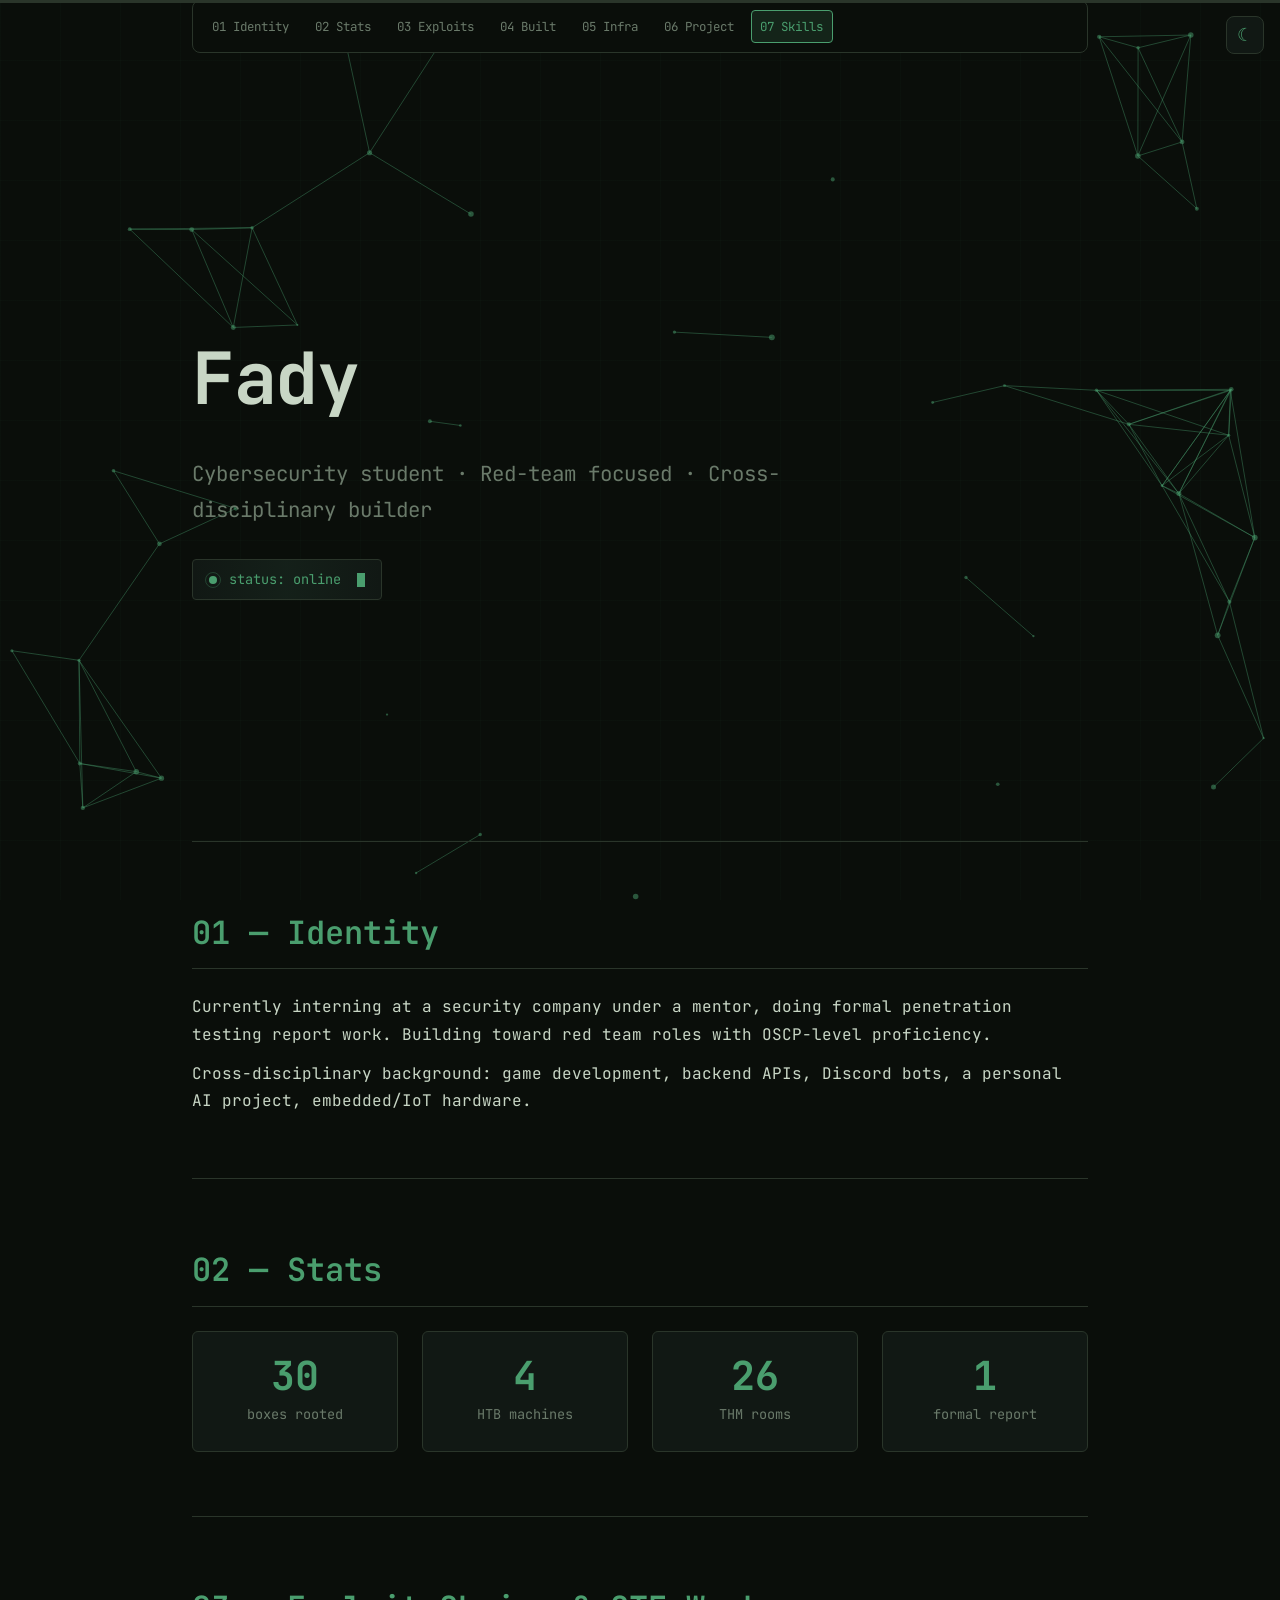
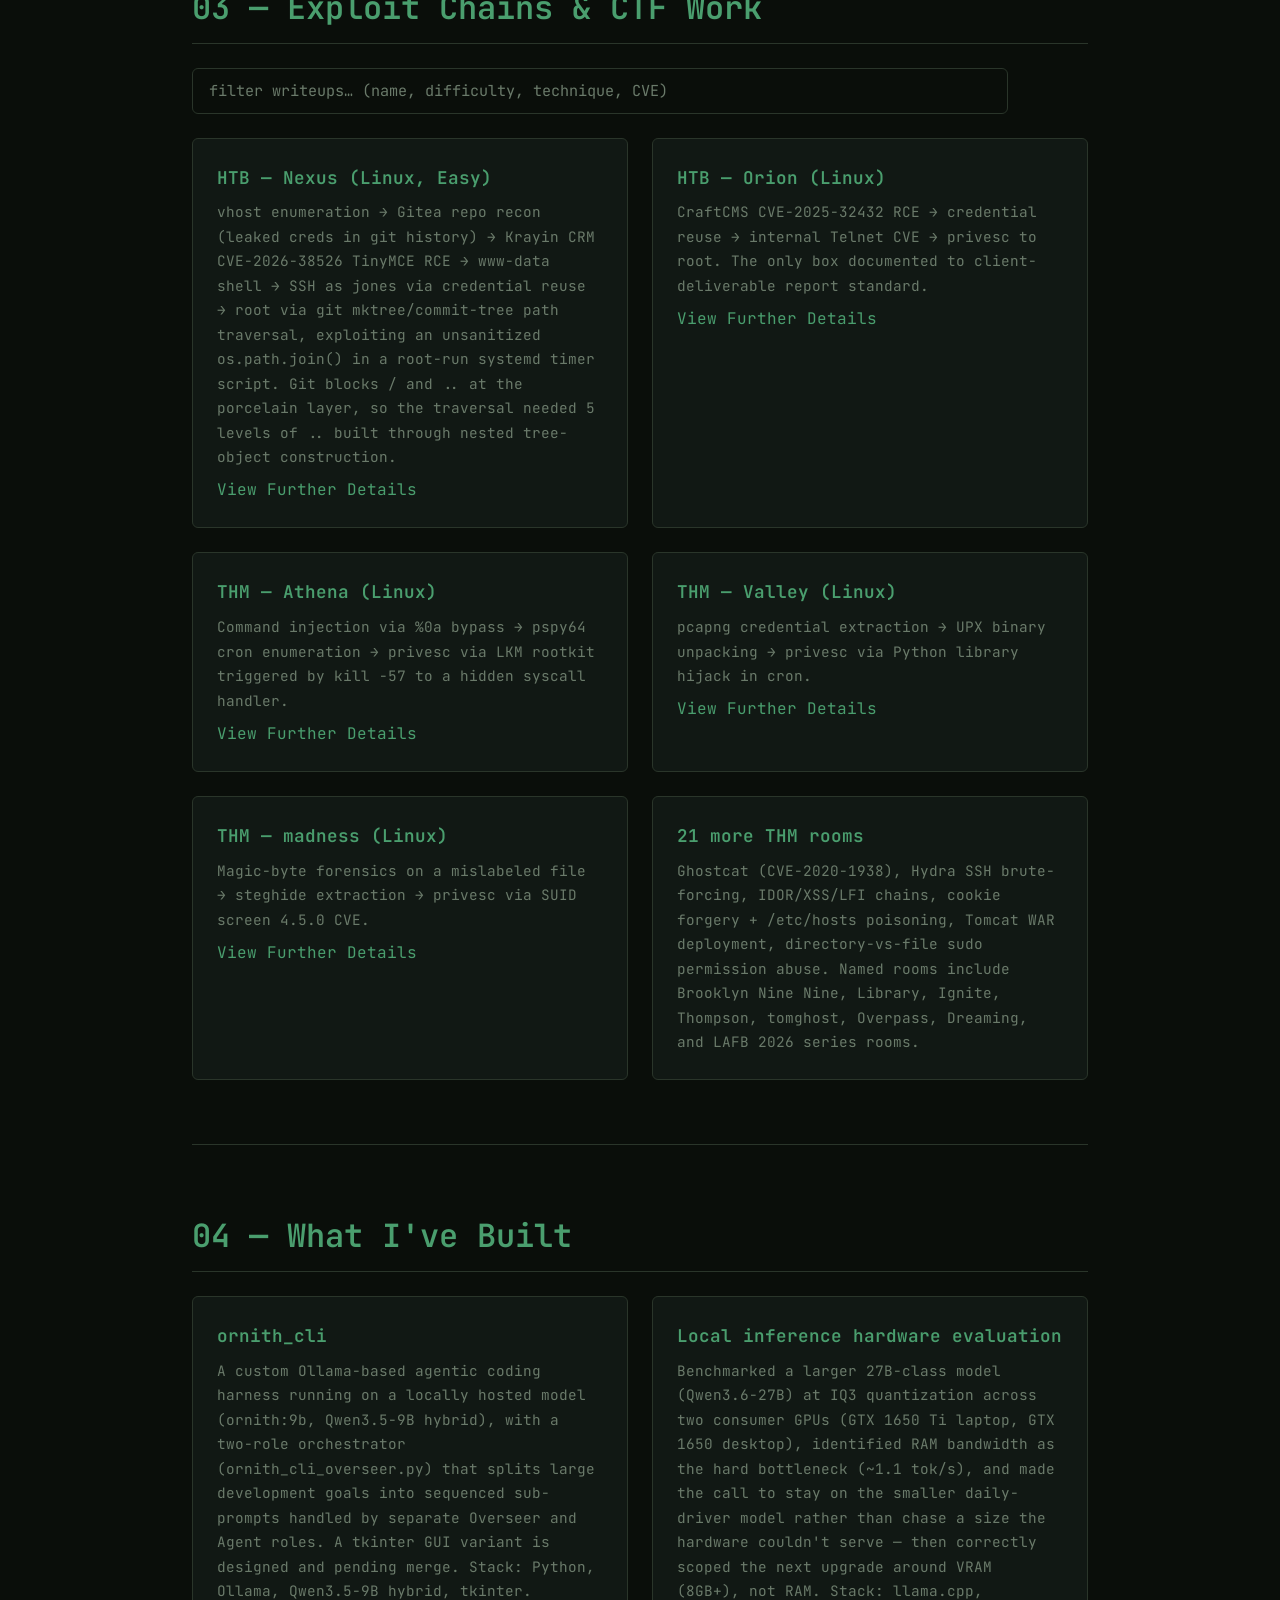
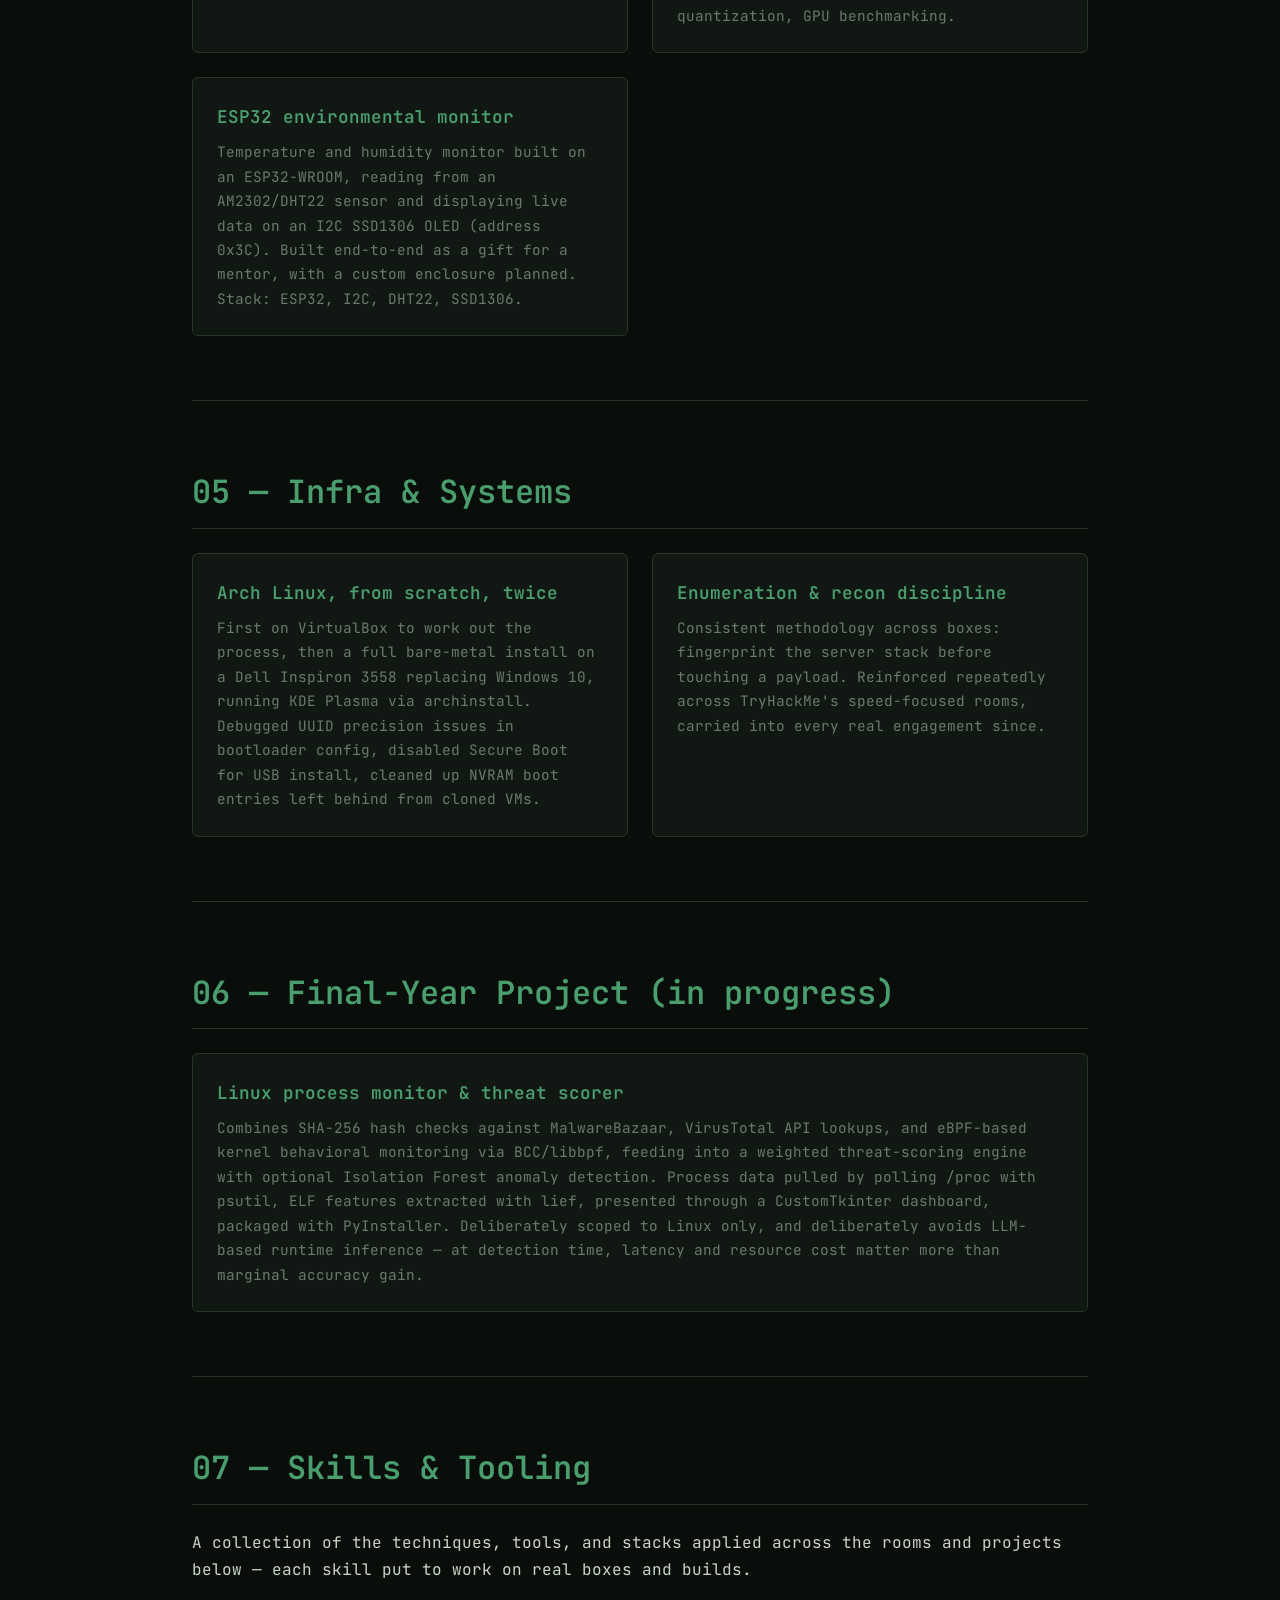
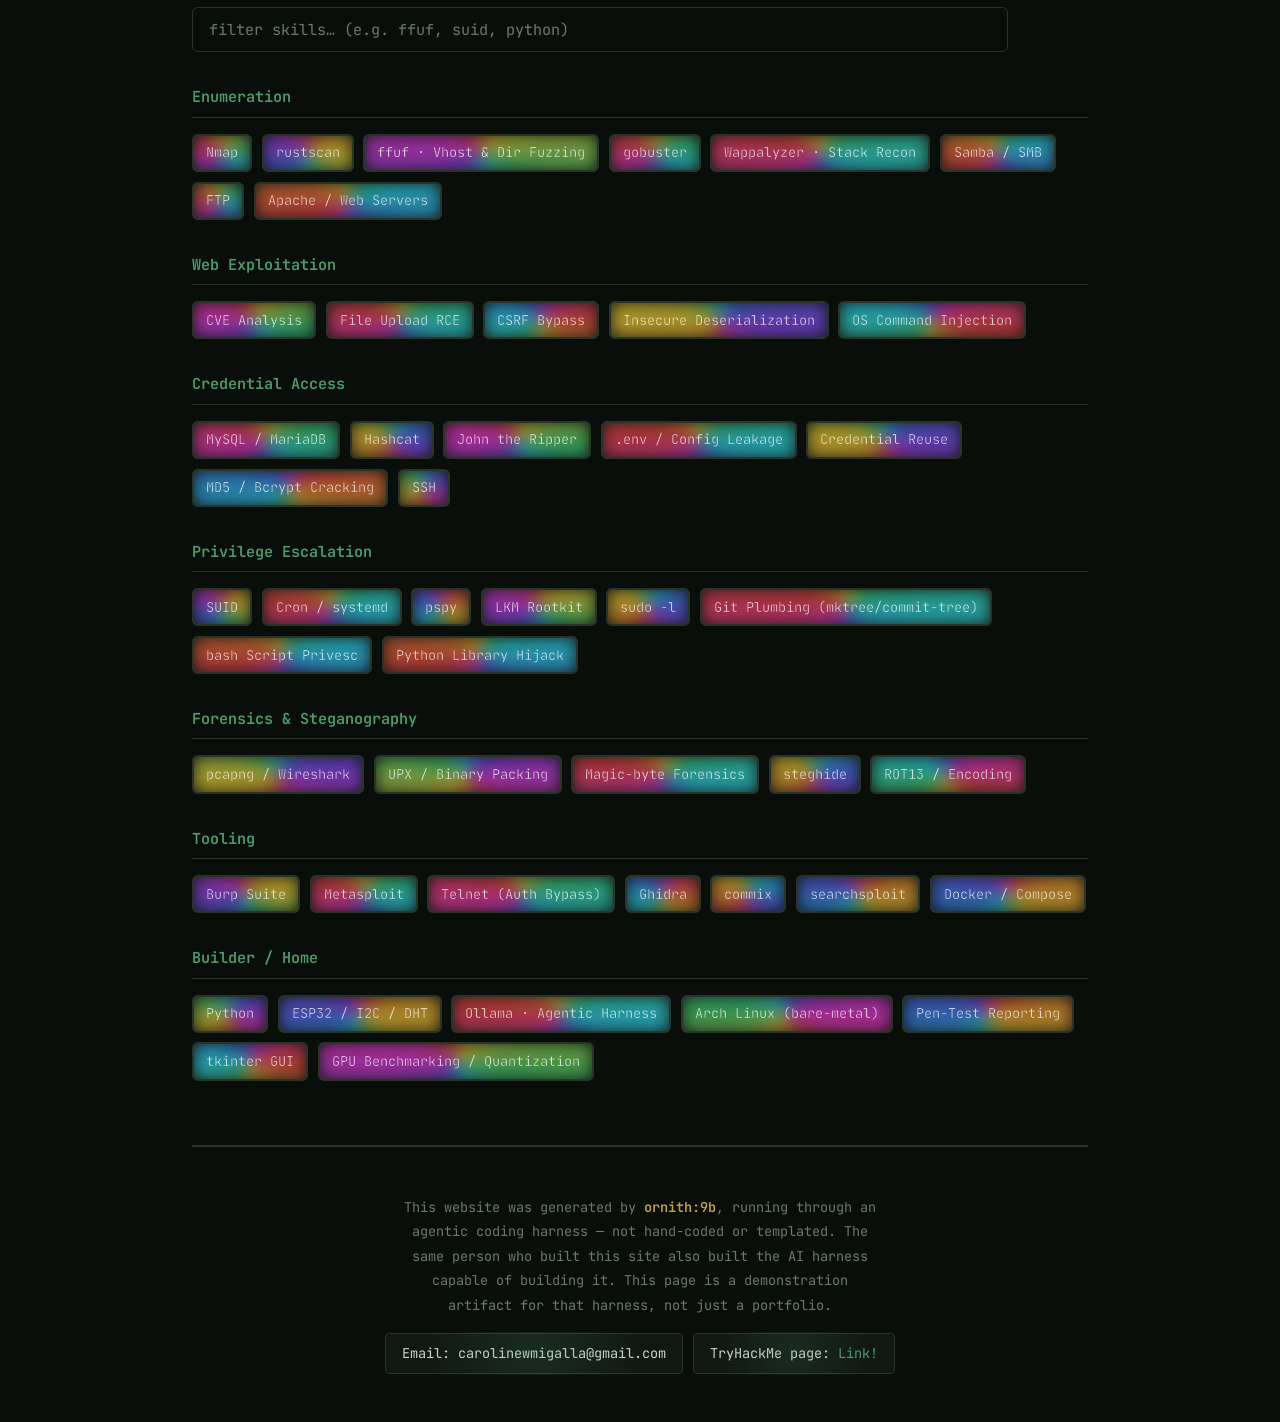
<file: index.html>
<!DOCTYPE html>
<html lang="en">
<head>
    <meta charset="UTF-8">
    <meta name="viewport" content="width=device-width, initial-scale=1.0">
    <title>Fady — Portfolio</title>
    <link rel="icon" href="favicon.svg">
    <meta name="description" content="Portfolio of Fady — cybersecurity student, red-team focused, cross-disciplinary builder. Exploit chain writeups, CTF work, and personal projects in Python, embedded systems, and more.">
    <meta property="og:title" content="Fady — Portfolio">
    <meta property="og:description" content="Cybersecurity student · Red-team focused · Cross-disciplinary builder — exploit chains, CTF writeups, and personal projects">
    <meta property="og:type" content="website">
    <link rel="preconnect" href="https://fonts.googleapis.com">
    <link rel="preconnect" href="https://fonts.gstatic.com" crossorigin>
    <link href="https://fonts.googleapis.com/css2?family=JetBrains+Mono:wght@400;600;700&display=swap" rel="stylesheet">
    <link rel="stylesheet" href="style.css">
</head>
<body>
    <canvas id="particleCanvas"></canvas>
    <script>document.body.className = (localStorage.getItem('theme') || 'dark');</script>
    <button id="themeToggle" class="theme-toggle" aria-label="Switch to light theme" title="Theme"></button>

    <script src="skills.js"></script>
    <script src="rooms.js"></script>
    <script src="shared.js"></script>

    <div class="container">
        <div class="scroll-progress" id="sectionProgress"><div class="scroll-progress-fill"></div></div>
        <nav class="section-nav" id="sectionNav" aria-label="Page sections">
            <a href="#about">01 Identity</a>
            <a href="#stats">02 Stats</a>
            <a href="#exploits">03 Exploits</a>
            <a href="#built">04 Built</a>
            <a href="#infra">05 Infra</a>
            <a href="#project">06 Project</a>
            <a href="#skills">07 Skills</a>
        </nav>

        <!-- Hero -->
        <section class="hero">
            <h1>Fady</h1>
            <p class="subtitle">Cybersecurity student · Red-team focused · Cross-disciplinary builder</p>
            <div class="status-indicator">
                <span class="status-dot"></span>
                <span class="status-text" id="statusText">status: online</span>
                <span class="status-cursor"></span>
            </div>
        </section>

        <!-- About -->
        <section id="about">
            <h2>01 — Identity</h2>
            <div class="about">
                <p>Currently interning at a security company under a mentor, doing formal penetration testing report work. Building toward red team roles with OSCP-level proficiency.</p>
                <p>Cross-disciplinary background: game development, backend APIs, Discord bots, a personal AI project, embedded/IoT hardware.</p>
            </div>
        </section>

        <!-- Stats -->
        <section id="stats">
            <h2>02 — Stats</h2>
            <div class="stats">
                <div class="stat"><span class="number">30</span><span class="label">boxes rooted</span></div>
                <div class="stat"><span class="number">4</span><span class="label">HTB machines</span></div>
                <div class="stat"><span class="number">26</span><span class="label">THM rooms</span></div>
                <div class="stat"><span class="number">1</span><span class="label">formal report</span></div>
            </div>
        </section>

        <!-- Exploit Chains -->
        <section id="exploits">
            <h2>03 — Exploit Chains & CTF Work</h2>
            <div class="search-box">
                <input type="text" id="writeupSearch" placeholder="filter writeups… (name, difficulty, technique, CVE)" autocomplete="off">
                <span class="search-count" id="writeupCount"></span>
            </div>
            <div class="cards">
                <div class="card" data-search="HTB nexus linux easy vhost gitea krayin cve-2026-38526 tinymce rce www-data ssh jones credential reuse git mktree commit-tree path traversal systemd timer cron">
                    <h3>HTB — Nexus (Linux, Easy)</h3>
                    <p>vhost enumeration → Gitea repo recon (leaked creds in git history) → Krayin CRM CVE-2026-38526 TinyMCE RCE → www-data shell → SSH as jones via credential reuse → root via git mktree/commit-tree path traversal, exploiting an unsanitized os.path.join() in a root-run systemd timer script. Git blocks / and .. at the porcelain layer, so the traversal needed 5 levels of .. built through nested tree-object construction.</p>
                    <a href="nexus.html" target="_blank" rel="noopener" class="nexus-link"> View Further Details </a>
                </div>
                <div class="card" data-search="HTB Orion HTB Orion Linux Easy CraftCMS CVE-2025-32432 RCE credential reuse telnet CVE-2026-24061 report mysql bcrypt hashcat login">
                    <h3>HTB — Orion (Linux)</h3>
                    <p>CraftCMS CVE-2025-32432 RCE → credential reuse → internal Telnet CVE → privesc to root. The only box documented to client-deliverable report standard.</p>
                    <a href="orion.html" target="_blank" rel="noopener" class="nexus-link"> View Further Details </a>
                </div>
                <div class="card" data-search="THM athena linux easy command injection pspy cron LKM rootkit sudo insmod kill 57 ghidra samba apache router">
                    <h3>THM — Athena (Linux)</h3>
                    <p>Command injection via %0a bypass → pspy64 cron enumeration → privesc via LKM rootkit triggered by kill -57 to a hidden syscall handler.</p>
                    <a href="athena.html" target="_blank" rel="noopener" class="nexus-link"> View Further Details </a>
                </div>
                <div class="card" data-search="THM valley linux easy pcapng upx python library hijack cron suid bash md5 john ftp ssh base64 dev">
                    <h3>THM — Valley (Linux)</h3>
                    <p>pcapng credential extraction → UPX binary unpacking → privesc via Python library hijack in cron.</p>
                    <a href="valley.html" target="_blank" rel="noopener" class="nexus-link"> View Further Details </a>
                </div>
                <div class="card" data-search="THM madness linux easy magic byte steghide suid screen 4.5.0 CVE forensics jpg png rot13 mr robot">
                    <h3>THM — madness (Linux)</h3>
                    <p>Magic-byte forensics on a mislabeled file → steghide extraction → privesc via SUID screen 4.5.0 CVE.</p>
                    <a href="madness.html" target="_blank" rel="noopener" class="nexus-link"> View Further Details </a>
                </div>
                <div class="card" data-search="THM rooms ghostcat hydra idor lfi cookie forgery tomcat war brooklyn nine library ignite thompson tomghost overpass dreaming lafb 2026 csrf">
                    <h3>21 more THM rooms</h3>
                    <p>Ghostcat (CVE-2020-1938), Hydra SSH brute-forcing, IDOR/XSS/LFI chains, cookie forgery + /etc/hosts poisoning, Tomcat WAR deployment, directory-vs-file sudo permission abuse. Named rooms include Brooklyn Nine Nine, Library, Ignite, Thompson, tomghost, Overpass, Dreaming, and LAFB 2026 series rooms.</p>
                </div>
            </div>
        </section>

        <!-- What I've Built -->
        <section id="built">
            <h2>04 — What I've Built</h2>
            <div class="cards">
                <div class="card">
                    <h3>ornith_cli</h3>
                    <p>A custom Ollama-based agentic coding harness running on a locally hosted model (ornith:9b, Qwen3.5-9B hybrid), with a two-role orchestrator (ornith_cli_overseer.py) that splits large development goals into sequenced sub-prompts handled by separate Overseer and Agent roles. A tkinter GUI variant is designed and pending merge. Stack: Python, Ollama, Qwen3.5-9B hybrid, tkinter.</p>
                </div>
                <div class="card">
                    <h3>Local inference hardware evaluation</h3>
                    <p>Benchmarked a larger 27B-class model (Qwen3.6-27B) at IQ3 quantization across two consumer GPUs (GTX 1650 Ti laptop, GTX 1650 desktop), identified RAM bandwidth as the hard bottleneck (~1.1 tok/s), and made the call to stay on the smaller daily-driver model rather than chase a size the hardware couldn't serve — then correctly scoped the next upgrade around VRAM (8GB+), not RAM. Stack: llama.cpp, quantization, GPU benchmarking.</p>
                </div>
                <div class="card">
                    <h3>ESP32 environmental monitor</h3>
                    <p>Temperature and humidity monitor built on an ESP32-WROOM, reading from an AM2302/DHT22 sensor and displaying live data on an I2C SSD1306 OLED (address 0x3C). Built end-to-end as a gift for a mentor, with a custom enclosure planned. Stack: ESP32, I2C, DHT22, SSD1306.</p>
                </div>
            </div>
        </section>

        <!-- Infra & Systems -->
        <section id="infra">
            <h2>05 — Infra & Systems</h2>
            <div class="cards">
                <div class="card">
                    <h3>Arch Linux, from scratch, twice</h3>
                    <p>First on VirtualBox to work out the process, then a full bare-metal install on a Dell Inspiron 3558 replacing Windows 10, running KDE Plasma via archinstall. Debugged UUID precision issues in bootloader config, disabled Secure Boot for USB install, cleaned up NVRAM boot entries left behind from cloned VMs.</p>
                </div>
                <div class="card">
                    <h3>Enumeration & recon discipline</h3>
                    <p>Consistent methodology across boxes: fingerprint the server stack before touching a payload. Reinforced repeatedly across TryHackMe's speed-focused rooms, carried into every real engagement since.</p>
                </div>
            </div>
        </section>

        <!-- Final Year Project -->
        <section id="project">
            <h2>06 — Final-Year Project (in progress)</h2>
            <div class="card">
                <h3>Linux process monitor & threat scorer</h3>
                <p>Combines SHA-256 hash checks against MalwareBazaar, VirusTotal API lookups, and eBPF-based kernel behavioral monitoring via BCC/libbpf, feeding into a weighted threat-scoring engine with optional Isolation Forest anomaly detection. Process data pulled by polling /proc with psutil, ELF features extracted with lief, presented through a CustomTkinter dashboard, packaged with PyInstaller. Deliberately scoped to Linux only, and deliberately avoids LLM-based runtime inference — at detection time, latency and resource cost matter more than marginal accuracy gain.</p>
            </div>
        </section>

        <!-- Skills -->
        <section id="skills">
            <h2>07 — Skills &amp; Tooling</h2>
            <p>A collection of the techniques, tools, and stacks applied across the rooms and projects below — each skill put to work on real boxes and builds.</p>
            <div class="skills-section">
                <div class="search-box skills-search">
                    <input type="text" id="skillSearch" placeholder="filter skills… (e.g. ffuf, suid, python)" autocomplete="off">
                    <span class="search-count" id="skillCount"></span>
                </div>
                <div id="skillsProfile"></div>
            </div>
        </section>

        <!-- Footer -->
        <footer class="footer">
            <p>This website was generated by <span class="proof">ornith:9b</span>, running through an agentic coding harness — not hand-coded or templated. The same person who built this site also built the AI harness capable of building it. This page is a demonstration artifact for that harness, not just a portfolio.</p>

            <div class="contact-text contact-box">
                <span class="contact-label">Email: </span>
                <span class="contact-value" id="contactValue"></span>
            </div>
            <div class="contact-text contact-box">
                <span class="contact-label">TryHackMe page: </span>
                <a href="https://tryhackme.com/p/faedee453" target="_blank" rel="noopener">Link!</a>
            </div>
        </footer>

    </div>

    <!-- ASCII SIGNATURE (I'm showing off at this point, oh well, hello inspect-element user :D)
            ______   ___       ____     __  __
           / ____/  /   |     / __ \    \ \/ /
          / /_     / /| |    / / / /     \  /
         / __/    / ___ |   / /_/ /      / /
        /_/      /_/  |_|  /_____/      /_/

    -->
    <script>
    document.addEventListener('DOMContentLoaded', function () {
        var el = document.getElementById('skillsProfile');
        if (el) renderSkillsProfile(el);
    });
    </script>
</body>
</html>
</file>
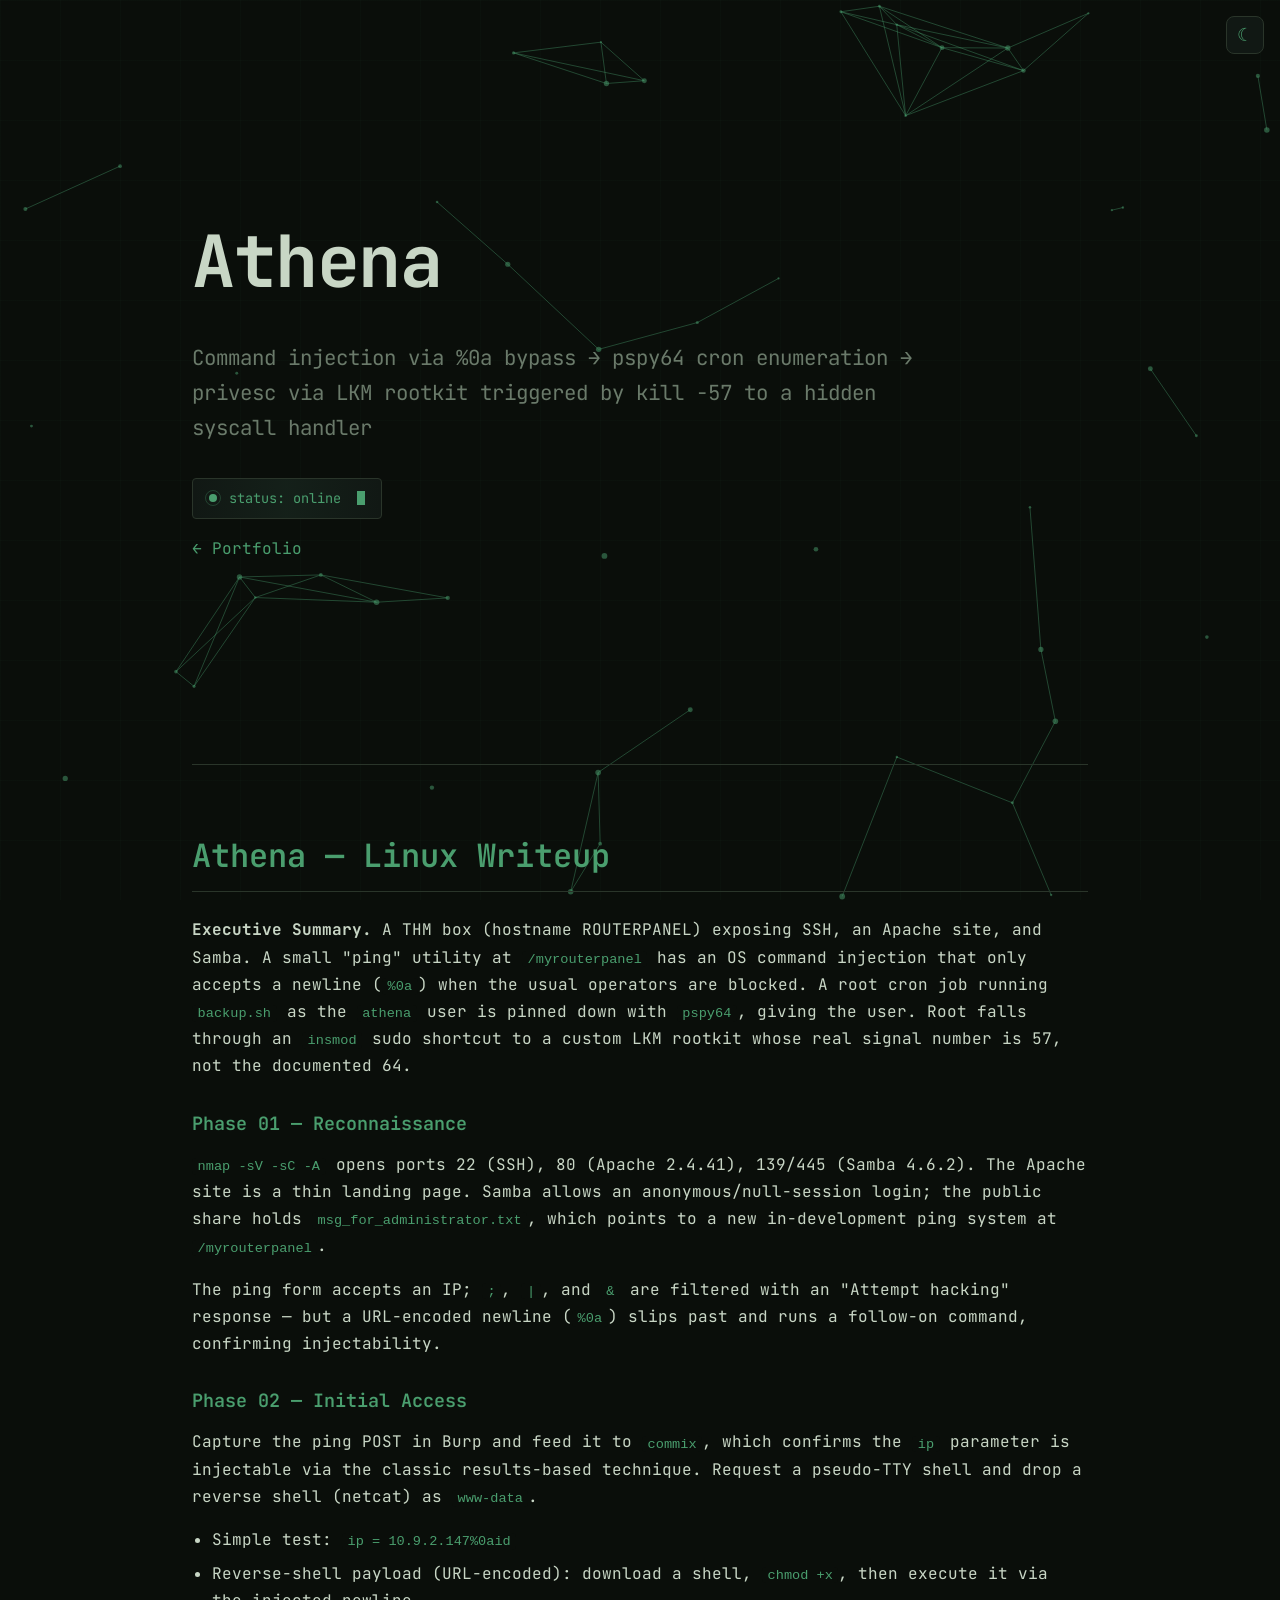
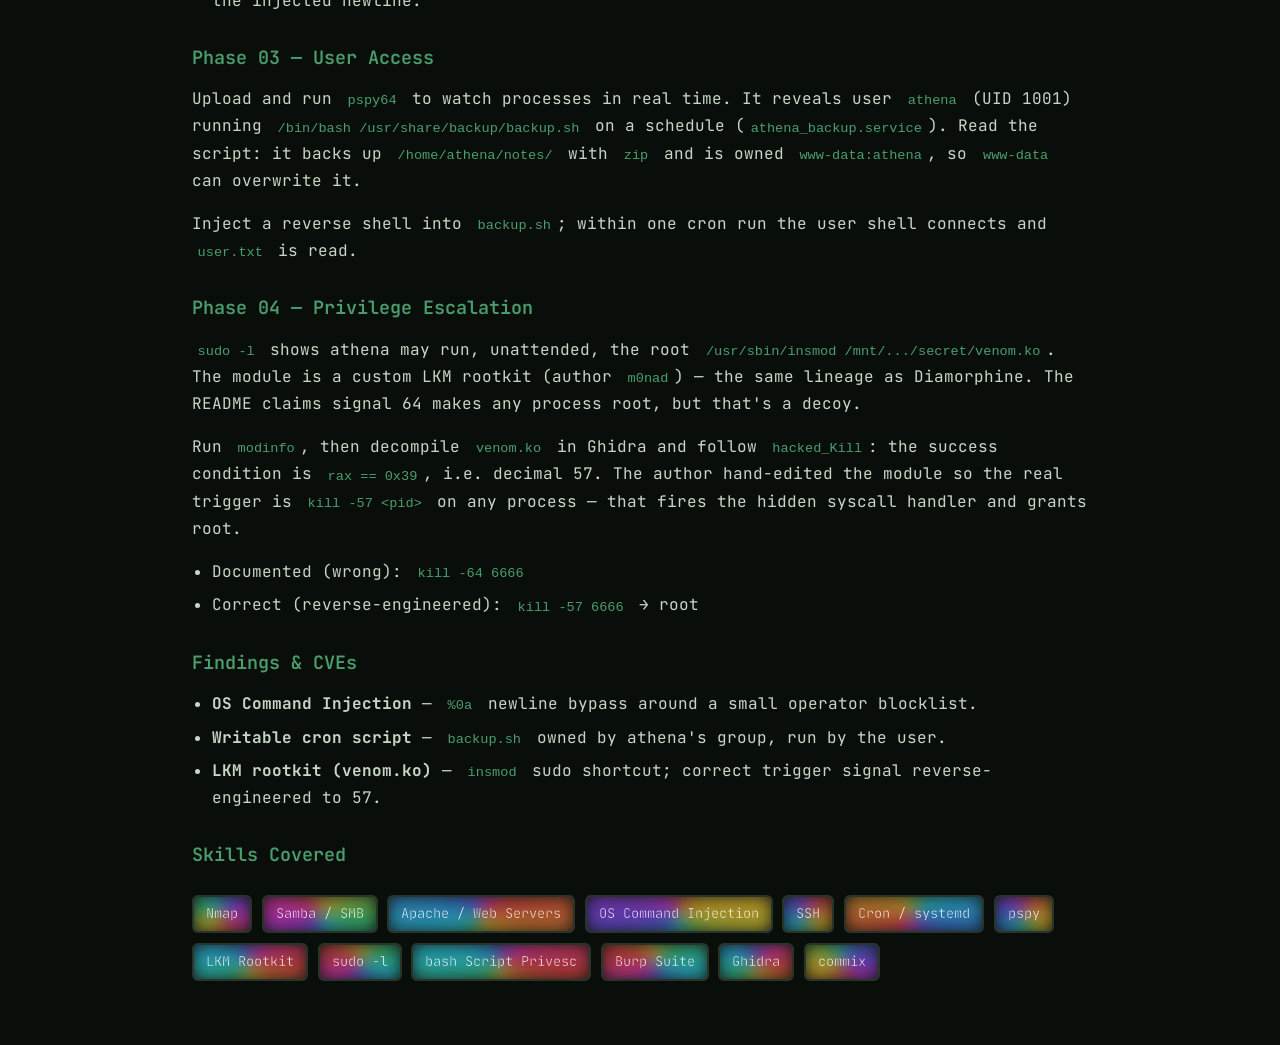
<file: athena.html>
<!DOCTYPE html>
<html lang="en">
<head>
    <meta charset="UTF-8">
    <link rel="icon" href="favicon.svg">
    <meta name="viewport" content="width=device-width, initial-scale=1.0">
    <title>Fady — Athena</title>
    <meta name="description" content="Athena (THM, Linux) — command injection via %0a bypass → pspy64 cron enumeration → privesc via LKM rootkit triggered by kill -57 to a hidden syscall handler.">
    <meta property="og:title" content="Fady — Athena">
    <meta property="og:description" content="Athena (THM Linux) — command injection → pspy cron enumeration → LKM rootkit kill -57 privesc.">
    <meta property="og:type" content="website">
    <link rel="preconnect" href="https://fonts.googleapis.com">
    <link rel="preconnect" href="https://fonts.gstatic.com" crossorigin>
    <link href="https://fonts.googleapis.com/css2?family=JetBrains+Mono:wght@400;600;700&display=swap" rel="stylesheet">
    <link rel="stylesheet" href="style.css">
</head>
<body>
    <canvas id="particleCanvas"></canvas>
    <script>document.body.className = (localStorage.getItem('theme') || 'dark');</script>
    <button id="themeToggle" class="theme-toggle" aria-label="Switch to light theme" title="Theme"></button>

    <div class="container">
        <section class="hero">
            <h1>Athena</h1>
            <p class="subtitle">Command injection via %0a bypass → pspy64 cron enumeration → privesc via LKM rootkit triggered by kill -57 to a hidden syscall handler</p>
            <div class="status-indicator">
                <span class="status-dot"></span>
                <span class="status-text" id="statusText">status: online</span>
                <span class="status-cursor"></span>
            </div>
            <a href="index.html" class="nexus-link back-nav">&larr; Portfolio</a>
        </section>

        <section class="content">
            <h2>Athena — Linux Writeup</h2>
            <p><strong>Executive Summary.</strong> A THM box (hostname ROUTERPANEL) exposing SSH, an Apache site, and Samba. A small "ping" utility at <code>/myrouterpanel</code> has an OS command injection that only accepts a newline (<code>%0a</code>) when the usual operators are blocked. A root cron job running <code>backup.sh</code> as the <code>athena</code> user is pinned down with <code>pspy64</code>, giving the user. Root falls through an <code>insmod</code> sudo shortcut to a custom LKM rootkit whose real signal number is 57, not the documented 64.</p>

            <h3>Phase 01 — Reconnaissance</h3>
            <p><code>nmap -sV -sC -A</code> opens ports 22 (SSH), 80 (Apache 2.4.41), 139/445 (Samba 4.6.2). The Apache site is a thin landing page. Samba allows an anonymous/null-session login; the public share holds <code>msg_for_administrator.txt</code>, which points to a new in-development ping system at <code>/myrouterpanel</code>.</p>
            <p>The ping form accepts an IP; <code>;</code>, <code>|</code>, and <code>&</code> are filtered with an "Attempt hacking" response — but a URL-encoded newline (<code>%0a</code>) slips past and runs a follow-on command, confirming injectability.</p>

            <h3>Phase 02 — Initial Access</h3>
            <p>Capture the ping POST in Burp and feed it to <code>commix</code>, which confirms the <code>ip</code> parameter is injectable via the classic results-based technique. Request a pseudo-TTY shell and drop a reverse shell (netcat) as <code>www-data</code>.</p>
            <ul>
                <li>Simple test: <code>ip = 10.9.2.147%0aid</code></li>
                <li>Reverse-shell payload (URL-encoded): download a shell, <code>chmod +x</code>, then execute it via the injected newline.</li>
            </ul>

            <h3>Phase 03 — User Access</h3>
            <p>Upload and run <code>pspy64</code> to watch processes in real time. It reveals user <code>athena</code> (UID 1001) running <code>/bin/bash /usr/share/backup/backup.sh</code> on a schedule (<code>athena_backup.service</code>). Read the script: it backs up <code>/home/athena/notes/</code> with <code>zip</code> and is owned <code>www-data:athena</code>, so <code>www-data</code> can overwrite it.</p>
            <p>Inject a reverse shell into <code>backup.sh</code>; within one cron run the user shell connects and <code>user.txt</code> is read.</p>

            <h3>Phase 04 — Privilege Escalation</h3>
            <p><code>sudo -l</code> shows athena may run, unattended, the root <code>/usr/sbin/insmod /mnt/.../secret/venom.ko</code>. The module is a custom LKM rootkit (author <code>m0nad</code>) — the same lineage as Diamorphine. The README claims signal 64 makes any process root, but that's a decoy.</p>
            <p>Run <code>modinfo</code>, then decompile <code>venom.ko</code> in Ghidra and follow <code>hacked_Kill</code>: the success condition is <code>rax == 0x39</code>, i.e. decimal 57. The author hand-edited the module so the real trigger is <code>kill -57 &lt;pid&gt;</code> on any process — that fires the hidden syscall handler and grants root.</p>
            <ul>
                <li>Documented (wrong): <code>kill -64 6666</code></li>
                <li>Correct (reverse-engineered): <code>kill -57 6666</code> → root</li>
            </ul>

            <h3>Findings &amp; CVEs</h3>
            <ul>
                <li><strong>OS Command Injection</strong> — <code>%0a</code> newline bypass around a small operator blocklist.</li>
                <li><strong>Writable cron script</strong> — <code>backup.sh</code> owned by athena's group, run by the user.</li>
                <li><strong>LKM rootkit (venom.ko)</strong> — <code>insmod</code> sudo shortcut; correct trigger signal reverse-engineered to 57.</li>
            </ul>

            <h3>Skills Covered</h3>
            <div class="skills-section">
                <div id="roomSkills"></div>
            </div>

            <div class="image-placeholder"><!-- personal screenshots go here --></div>
        </section>

    </div>

    <script src="skills.js"></script>
    <script src="rooms.js"></script>
    <script src="shared.js"></script>
    <script>
    document.addEventListener('DOMContentLoaded', function () {
        var el = document.getElementById('roomSkills');
        if (el) {
            var room = window.ROOMS ? window.ROOMS.find(r => r.id === 'athena') : null;
            renderRoomSkills(el, room ? room.skills : []);
        }
    });
    </script>
</body>
</html>
</file>
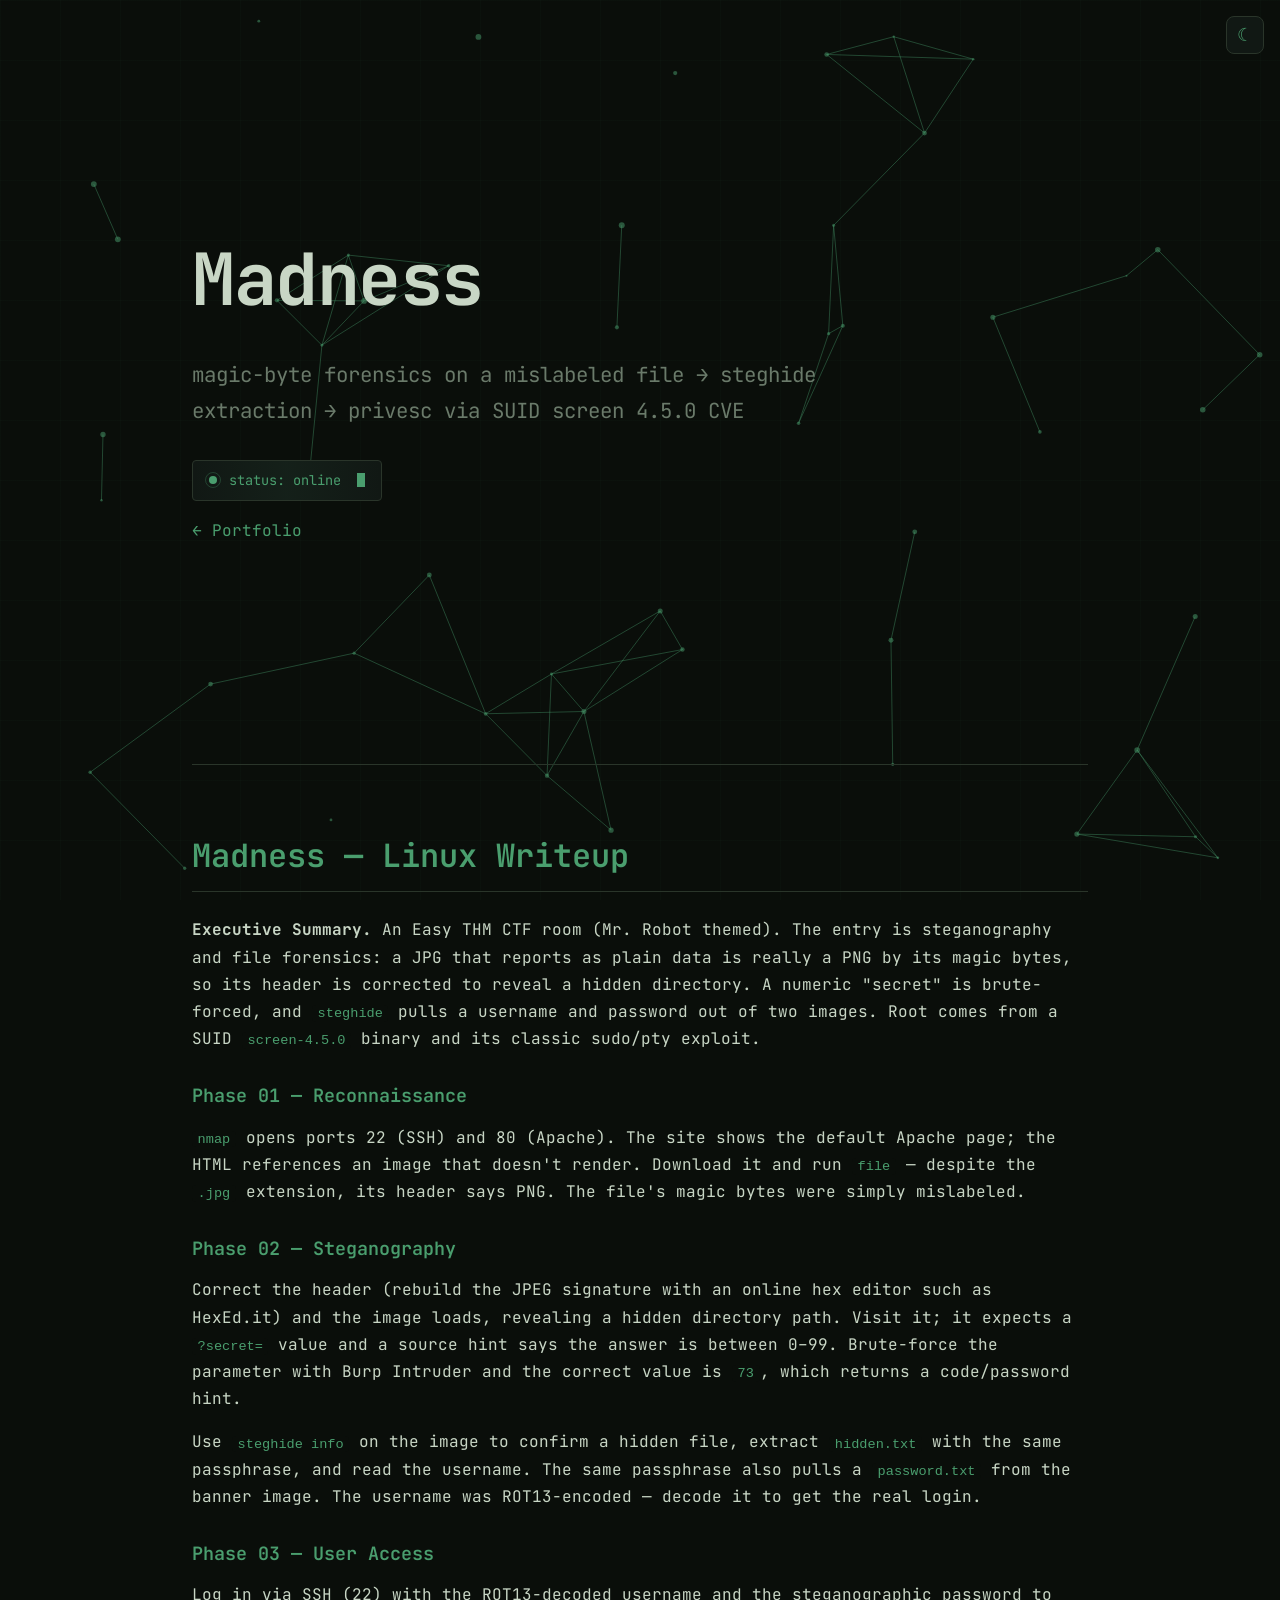
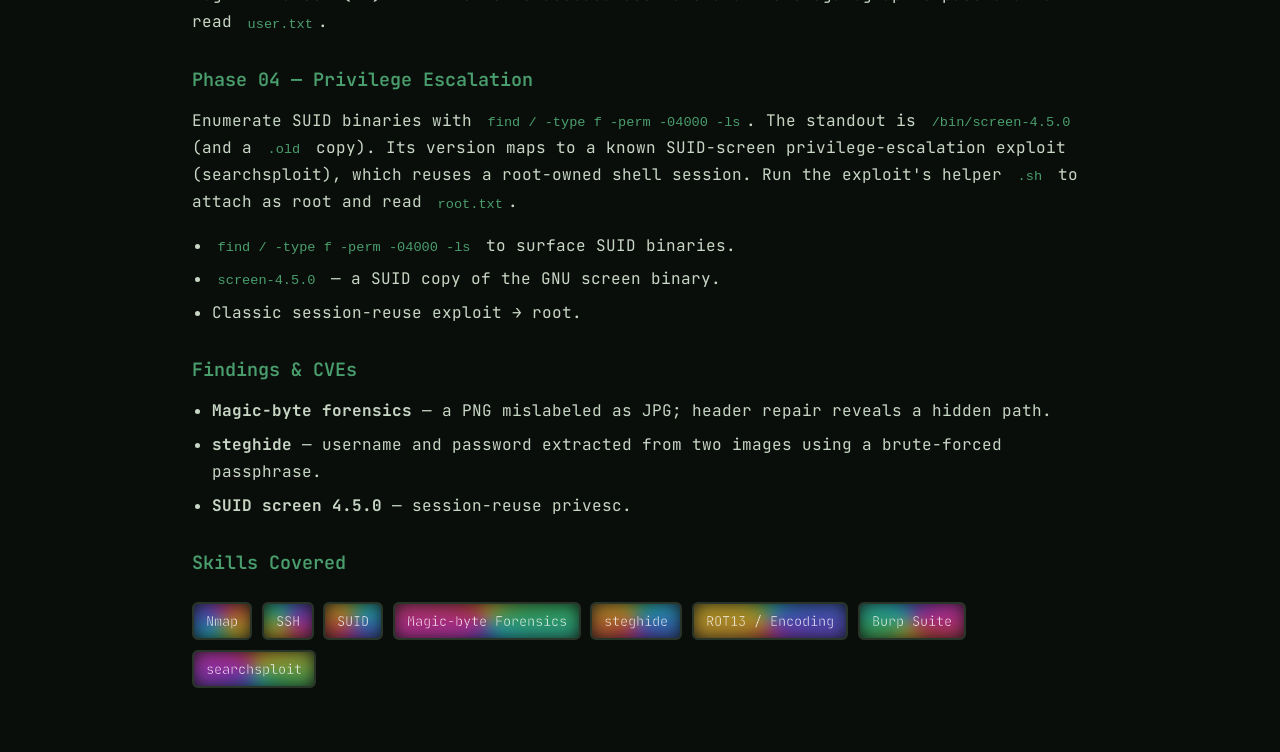
<file: madness.html>
<!DOCTYPE html>
<html lang="en">
<head>
    <meta charset="UTF-8">
    <link rel="icon" href="favicon.svg">
    <meta name="viewport" content="width=device-width, initial-scale=1.0">
    <title>Fady — Madness</title>
    <meta name="description" content="Madness (THM, Linux) — magic-byte forensics on a mislabeled file → steghide extraction → privesc via SUID screen 4.5.0 CVE.">
    <meta property="og:title" content="Fady — Madness">
    <meta property="og:description" content="Madness (THM Linux) — magic-byte forensics → steghide extraction → SUID screen 4.5.0 privesc.">
    <meta property="og:type" content="website">
    <link rel="preconnect" href="https://fonts.googleapis.com">
    <link rel="preconnect" href="https://fonts.gstatic.com" crossorigin>
    <link href="https://fonts.googleapis.com/css2?family=JetBrains+Mono:wght@400;600;700&display=swap" rel="stylesheet">
    <link rel="stylesheet" href="style.css">
</head>
<body>
    <canvas id="particleCanvas"></canvas>
    <script>document.body.className = (localStorage.getItem('theme') || 'dark');</script>
    <button id="themeToggle" class="theme-toggle" aria-label="Switch to light theme" title="Theme"></button>

    <div class="container">
        <section class="hero">
            <h1>Madness</h1>
            <p class="subtitle">magic-byte forensics on a mislabeled file → steghide extraction → privesc via SUID screen 4.5.0 CVE</p>
            <div class="status-indicator">
                <span class="status-dot"></span>
                <span class="status-text" id="statusText">status: online</span>
                <span class="status-cursor"></span>
            </div>
            <a href="index.html" class="nexus-link back-nav">&larr; Portfolio</a>
        </section>

        <section class="content">
            <h2>Madness — Linux Writeup</h2>
            <p><strong>Executive Summary.</strong> An Easy THM CTF room (Mr. Robot themed). The entry is steganography and file forensics: a JPG that reports as plain data is really a PNG by its magic bytes, so its header is corrected to reveal a hidden directory. A numeric "secret" is brute-forced, and <code>steghide</code> pulls a username and password out of two images. Root comes from a SUID <code>screen-4.5.0</code> binary and its classic sudo/pty exploit.</p>

            <h3>Phase 01 — Reconnaissance</h3>
            <p><code>nmap</code> opens ports 22 (SSH) and 80 (Apache). The site shows the default Apache page; the HTML references an image that doesn't render. Download it and run <code>file</code> — despite the <code>.jpg</code> extension, its header says PNG. The file's magic bytes were simply mislabeled.</p>

            <h3>Phase 02 — Steganography</h3>
            <p>Correct the header (rebuild the JPEG signature with an online hex editor such as HexEd.it) and the image loads, revealing a hidden directory path. Visit it; it expects a <code>?secret=</code> value and a source hint says the answer is between 0–99. Brute-force the parameter with Burp Intruder and the correct value is <code>73</code>, which returns a code/password hint.</p>
            <p>Use <code>steghide info</code> on the image to confirm a hidden file, extract <code>hidden.txt</code> with the same passphrase, and read the username. The same passphrase also pulls a <code>password.txt</code> from the banner image. The username was ROT13-encoded — decode it to get the real login.</p>

            <h3>Phase 03 — User Access</h3>
            <p>Log in via SSH (22) with the ROT13-decoded username and the steganographic password to read <code>user.txt</code>.</p>

            <h3>Phase 04 — Privilege Escalation</h3>
            <p>Enumerate SUID binaries with <code>find / -type f -perm -04000 -ls</code>. The standout is <code>/bin/screen-4.5.0</code> (and a <code>.old</code> copy). Its version maps to a known SUID-screen privilege-escalation exploit (searchsploit), which reuses a root-owned shell session. Run the exploit's helper <code>.sh</code> to attach as root and read <code>root.txt</code>.</p>
            <ul>
                <li><code>find / -type f -perm -04000 -ls</code> to surface SUID binaries.</li>
                <li><code>screen-4.5.0</code> — a SUID copy of the GNU screen binary.</li>
                <li>Classic session-reuse exploit → root.</li>
            </ul>

            <h3>Findings &amp; CVEs</h3>
            <ul>
                <li><strong>Magic-byte forensics</strong> — a PNG mislabeled as JPG; header repair reveals a hidden path.</li>
                <li><strong>steghide</strong> — username and password extracted from two images using a brute-forced passphrase.</li>
                <li><strong>SUID screen 4.5.0</strong> — session-reuse privesc.</li>
            </ul>

            <h3>Skills Covered</h3>
            <div class="skills-section">
                <div id="roomSkills"></div>
            </div>

            <div class="image-placeholder"><!-- personal screenshots go here --></div>
        </section>

    </div>

    <script src="skills.js"></script>
    <script src="rooms.js"></script>
    <script src="shared.js"></script>
    <script>
    document.addEventListener('DOMContentLoaded', function () {
        var el = document.getElementById('roomSkills');
        if (el) {
            var room = window.ROOMS ? window.ROOMS.find(r => r.id === 'madness') : null;
            renderRoomSkills(el, room ? room.skills : []);
        }
    });
    </script>
</body>
</html>
</file>
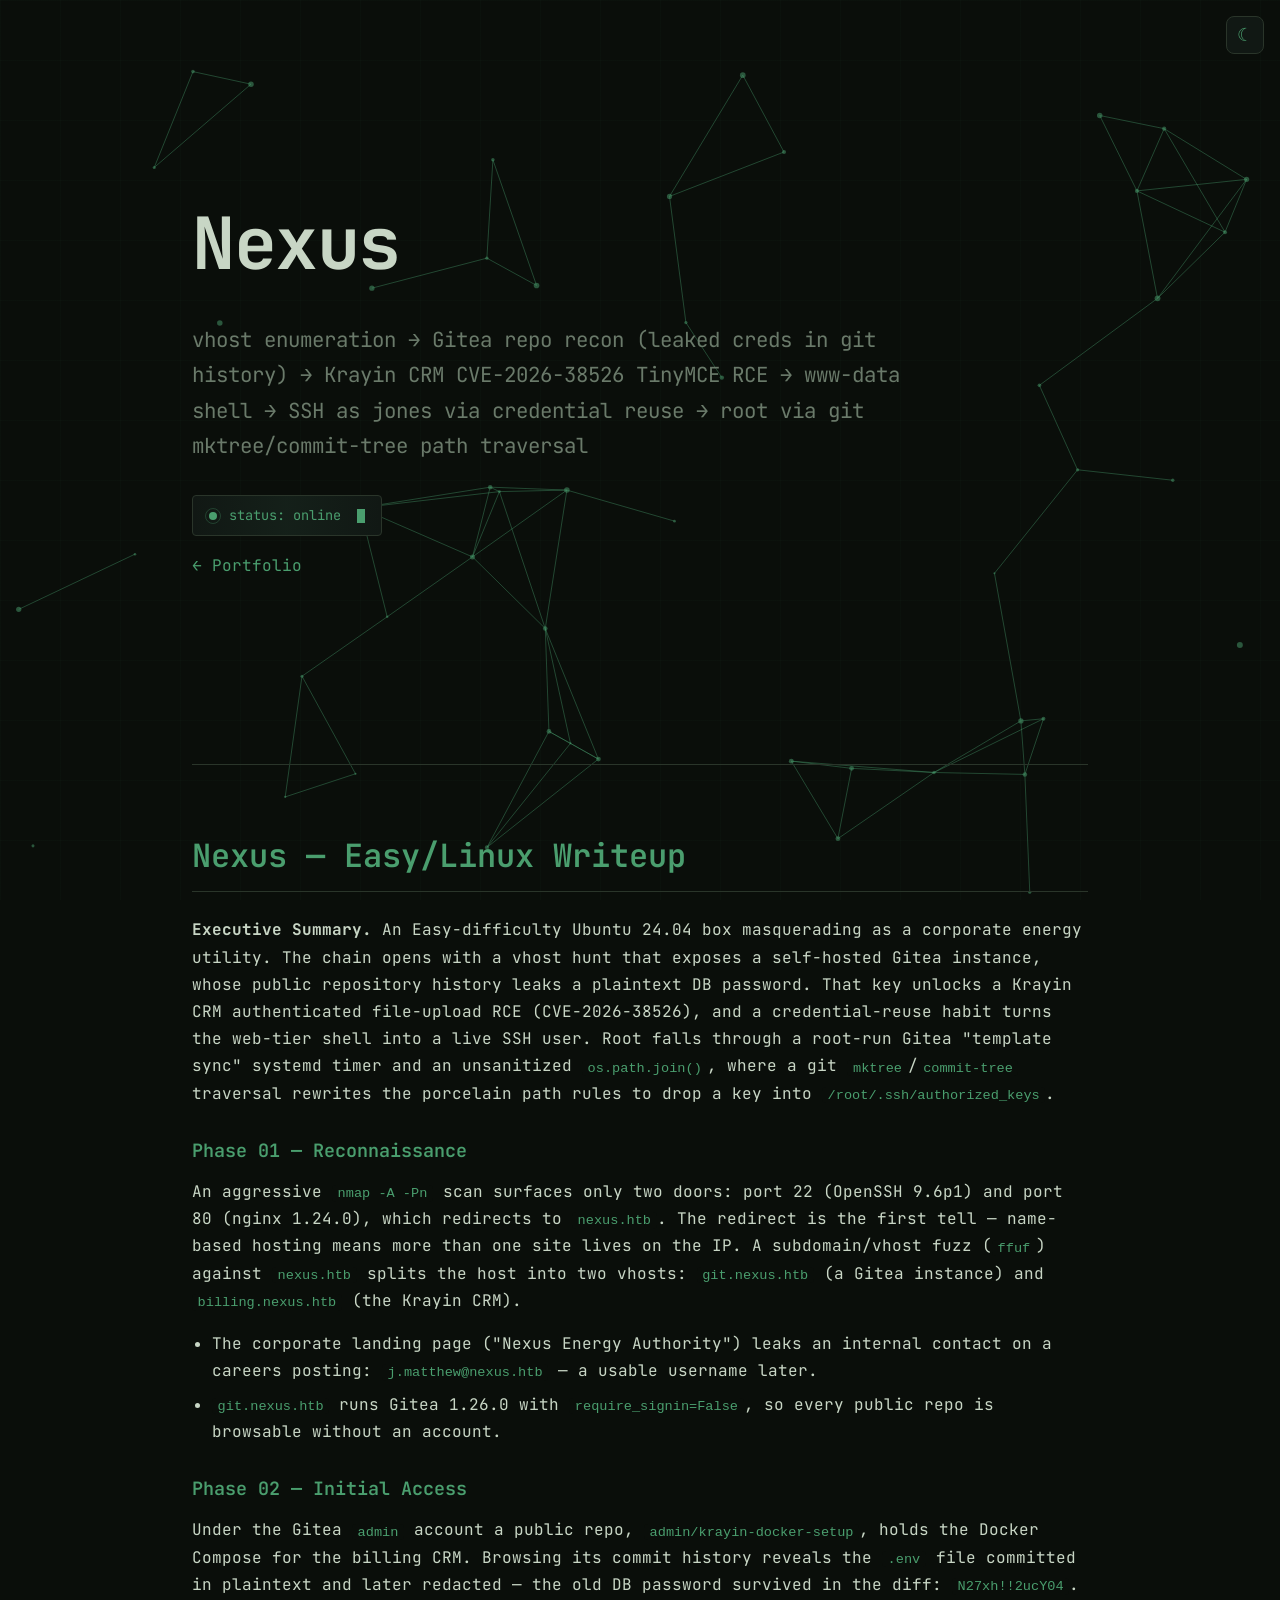
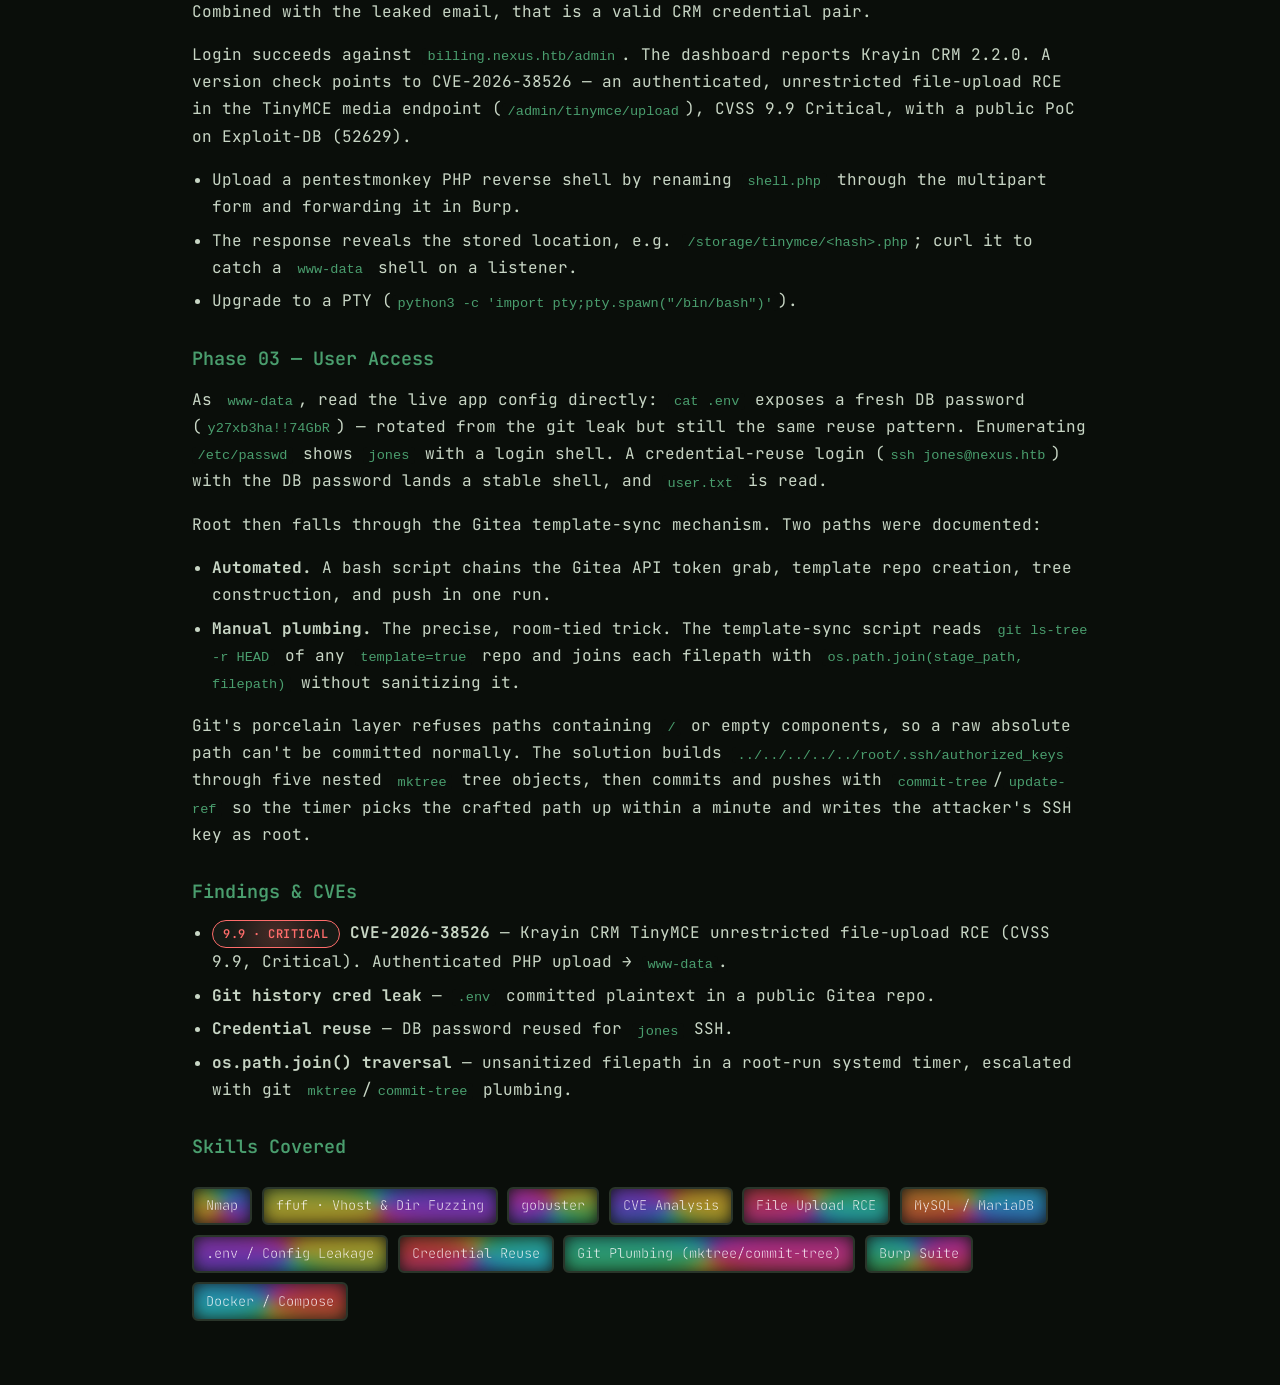
<file: nexus.html>
<!DOCTYPE html>
<html lang="en">
<head>
    <meta charset="UTF-8">
    <link rel="icon" href="favicon.svg">
    <meta name="viewport" content="width=device-width, initial-scale=1.0">
    <title>Fady — Nexus</title>
    <meta name="description" content="Nexus (HTB, Easy/Linux) — vhost enumeration → Gitea recon → Krayin CRM CVE-2026-38526 TinyMCE RCE → www-data → SSH as jones → root via git mktree/commit-tree path traversal.">
    <meta property="og:title" content="Fady — Nexus">
    <meta property="og:description" content="Nexus (HTB Easy/Linux) — Gitea recon → Krayin CRM RCE → credential reuse → git mktree root path traversal.">
    <meta property="og:type" content="website">
    <link rel="preconnect" href="https://fonts.googleapis.com">
    <link rel="preconnect" href="https://fonts.gstatic.com" crossorigin>
    <link href="https://fonts.googleapis.com/css2?family=JetBrains+Mono:wght@400;600;700&display=swap" rel="stylesheet">
    <link rel="stylesheet" href="style.css">
</head>
<body>
    <canvas id="particleCanvas"></canvas>
    <script>document.body.className = (localStorage.getItem('theme') || 'dark');</script>
    <button id="themeToggle" class="theme-toggle" aria-label="Switch to light theme" title="Theme"></button>

    <div class="container">
        <section class="hero">
            <h1>Nexus</h1>
            <p class="subtitle">vhost enumeration → Gitea repo recon (leaked creds in git history) → Krayin CRM CVE-2026-38526 TinyMCE RCE → www-data shell → SSH as jones via credential reuse → root via git mktree/commit-tree path traversal</p>
            <div class="status-indicator">
                <span class="status-dot"></span>
                <span class="status-text" id="statusText">status: online</span>
                <span class="status-cursor"></span>
            </div>
            <a href="index.html" class="nexus-link back-nav">&larr; Portfolio</a>
        </section>

        <section class="content">
            <h2>Nexus — Easy/Linux Writeup</h2>
            <p><strong>Executive Summary.</strong> An Easy-difficulty Ubuntu 24.04 box masquerading as a corporate energy utility. The chain opens with a vhost hunt that exposes a self-hosted Gitea instance, whose public repository history leaks a plaintext DB password. That key unlocks a Krayin CRM authenticated file-upload RCE (CVE-2026-38526), and a credential-reuse habit turns the web-tier shell into a live SSH user. Root falls through a root-run Gitea "template sync" systemd timer and an unsanitized <code>os.path.join()</code>, where a git <code>mktree</code>/<code>commit-tree</code> traversal rewrites the porcelain path rules to drop a key into <code>/root/.ssh/authorized_keys</code>.</p>

            <h3>Phase 01 — Reconnaissance</h3>
            <p>An aggressive <code>nmap -A -Pn</code> scan surfaces only two doors: port 22 (OpenSSH 9.6p1) and port 80 (nginx 1.24.0), which redirects to <code>nexus.htb</code>. The redirect is the first tell — name-based hosting means more than one site lives on the IP. A subdomain/vhost fuzz (<code>ffuf</code>) against <code>nexus.htb</code> splits the host into two vhosts: <code>git.nexus.htb</code> (a Gitea instance) and <code>billing.nexus.htb</code> (the Krayin CRM).</p>
            <ul>
                <li>The corporate landing page ("Nexus Energy Authority") leaks an internal contact on a careers posting: <code>j.matthew@nexus.htb</code> — a usable username later.</li>
                <li><code>git.nexus.htb</code> runs Gitea 1.26.0 with <code>require_signin=False</code>, so every public repo is browsable without an account.</li>
            </ul>

            <h3>Phase 02 — Initial Access</h3>
            <p>Under the Gitea <code>admin</code> account a public repo, <code>admin/krayin-docker-setup</code>, holds the Docker Compose for the billing CRM. Browsing its commit history reveals the <code>.env</code> file committed in plaintext and later redacted — the old DB password survived in the diff: <code>N27xh!!2ucY04</code>. Combined with the leaked email, that is a valid CRM credential pair.</p>
            <p>Login succeeds against <code>billing.nexus.htb/admin</code>. The dashboard reports Krayin CRM 2.2.0. A version check points to CVE-2026-38526 — an authenticated, unrestricted file-upload RCE in the TinyMCE media endpoint (<code>/admin/tinymce/upload</code>), CVSS 9.9 Critical, with a public PoC on Exploit-DB (52629).</p>
            <ul>
                <li>Upload a pentestmonkey PHP reverse shell by renaming <code>shell.php</code> through the multipart form and forwarding it in Burp.</li>
                <li>The response reveals the stored location, e.g. <code>/storage/tinymce/&lt;hash&gt;.php</code>; curl it to catch a <code>www-data</code> shell on a listener.</li>
                <li>Upgrade to a PTY (<code>python3 -c 'import pty;pty.spawn("/bin/bash")'</code>).</li>
            </ul>

            <h3>Phase 03 — User Access</h3>
            <p>As <code>www-data</code>, read the live app config directly: <code>cat .env</code> exposes a fresh DB password (<code>y27xb3ha!!74GbR</code>) — rotated from the git leak but still the same reuse pattern. Enumerating <code>/etc/passwd</code> shows <code>jones</code> with a login shell. A credential-reuse login (<code>ssh jones@nexus.htb</code>) with the DB password lands a stable shell, and <code>user.txt</code> is read.</p>
            <p>Root then falls through the Gitea template-sync mechanism. Two paths were documented:</p>
            <ul>
                <li><strong>Automated.</strong> A bash script chains the Gitea API token grab, template repo creation, tree construction, and push in one run.</li>
                <li><strong>Manual plumbing.</strong> The precise, room-tied trick. The template-sync script reads <code>git ls-tree -r HEAD</code> of any <code>template=true</code> repo and joins each filepath with <code>os.path.join(stage_path, filepath)</code> without sanitizing it.</li>
            </ul>
            <p>Git's porcelain layer refuses paths containing <code>/</code> or empty components, so a raw absolute path can't be committed normally. The solution builds <code>../../../../../root/.ssh/authorized_keys</code> through five nested <code>mktree</code> tree objects, then commits and pushes with <code>commit-tree</code>/<code>update-ref</code> so the timer picks the crafted path up within a minute and writes the attacker's SSH key as root.</p>

            <h3>Findings &amp; CVEs</h3>
            <ul>
                <li><span class="cvss-badge sev-critical">9.9 · Critical</span> <strong>CVE-2026-38526</strong> — Krayin CRM TinyMCE unrestricted file-upload RCE (CVSS 9.9, Critical). Authenticated PHP upload → <code>www-data</code>.</li>
                <li><strong>Git history cred leak</strong> — <code>.env</code> committed plaintext in a public Gitea repo.</li>
                <li><strong>Credential reuse</strong> — DB password reused for <code>jones</code> SSH.</li>
                <li><strong>os.path.join() traversal</strong> — unsanitized filepath in a root-run systemd timer, escalated with git <code>mktree</code>/<code>commit-tree</code> plumbing.</li>
            </ul>

            <h3>Skills Covered</h3>
            <div class="skills-section">
                <div id="roomSkills"></div>
            </div>

            <div class="image-placeholder"><!-- personal screenshots go here --></div>
        </section>

    </div>

    <script src="skills.js"></script>
    <script src="rooms.js"></script>
    <script src="shared.js"></script>
    <script>
    document.addEventListener('DOMContentLoaded', function () {
        var el = document.getElementById('roomSkills');
        if (el) {
            var room = window.ROOMS ? window.ROOMS.find(r => r.id === 'nexus') : null;
            renderRoomSkills(el, room ? room.skills : []);
        }
    });
    </script>
</body>
</html>
</file>
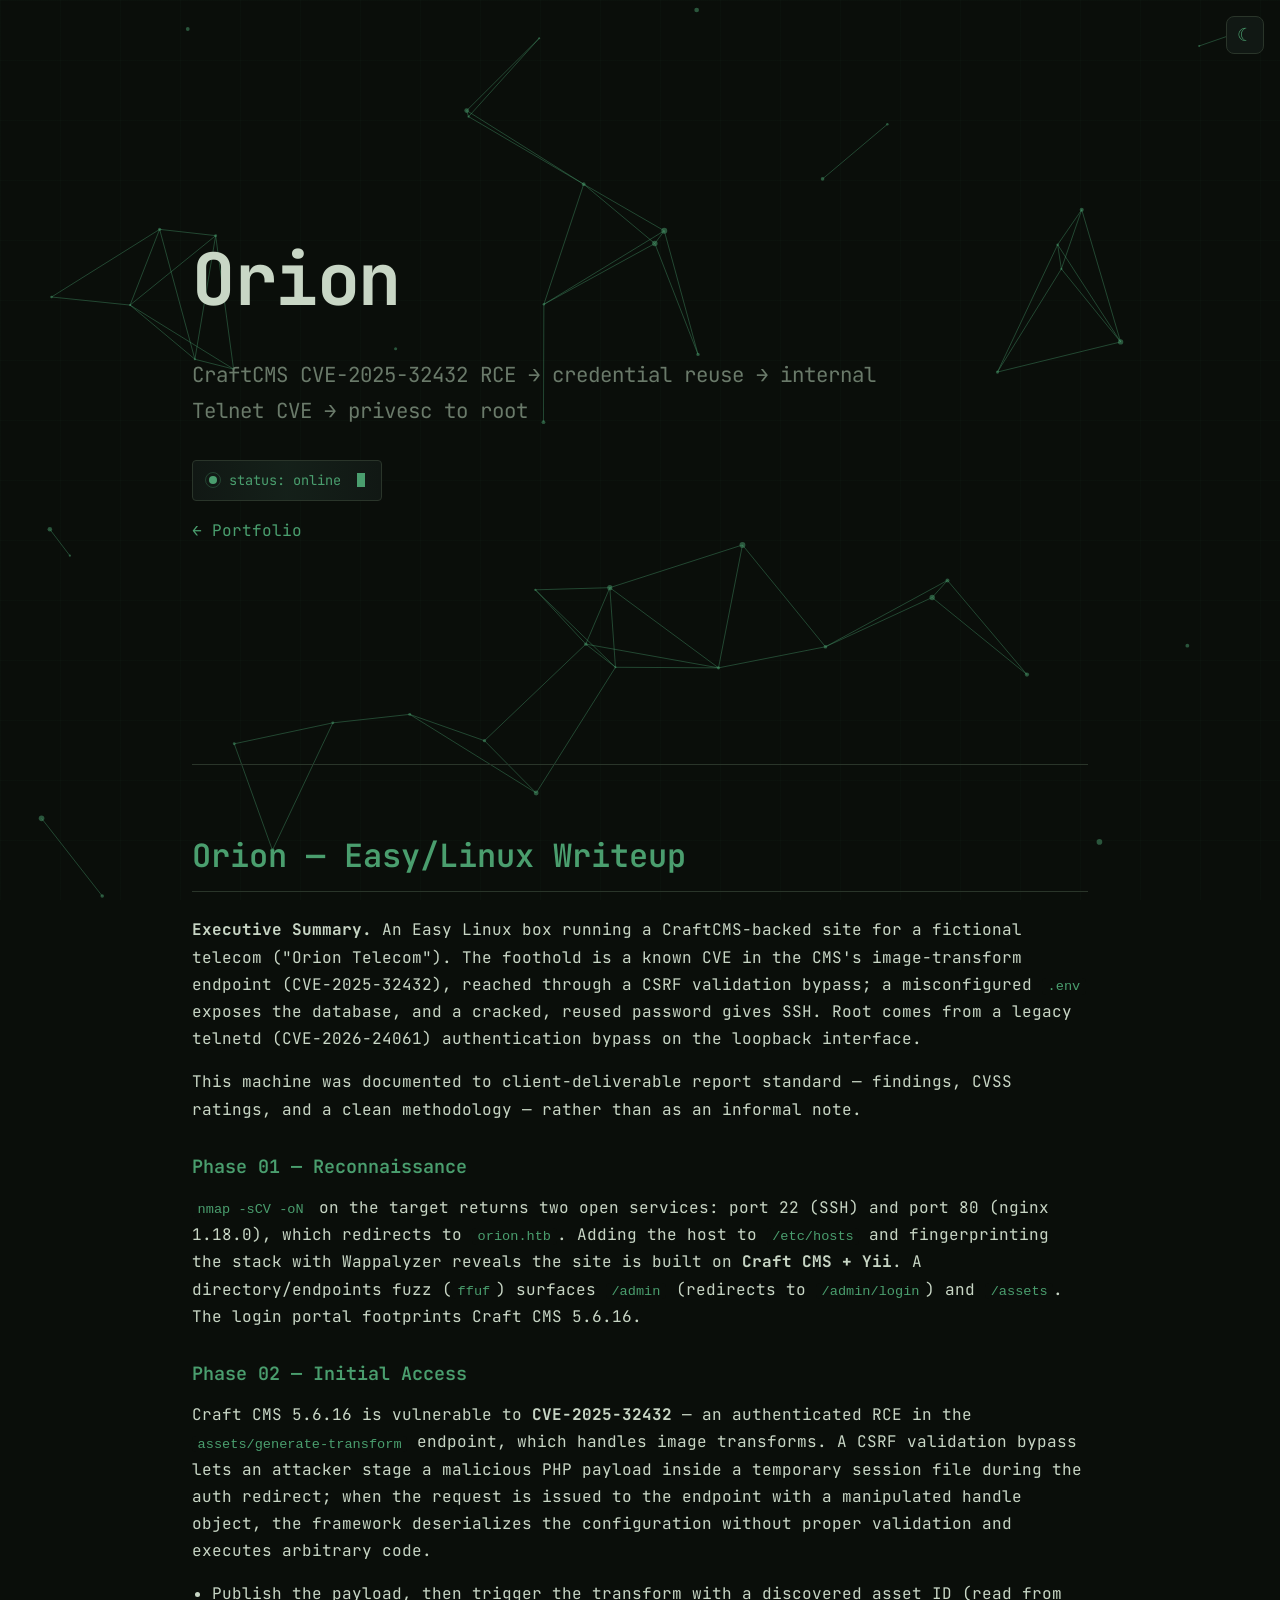
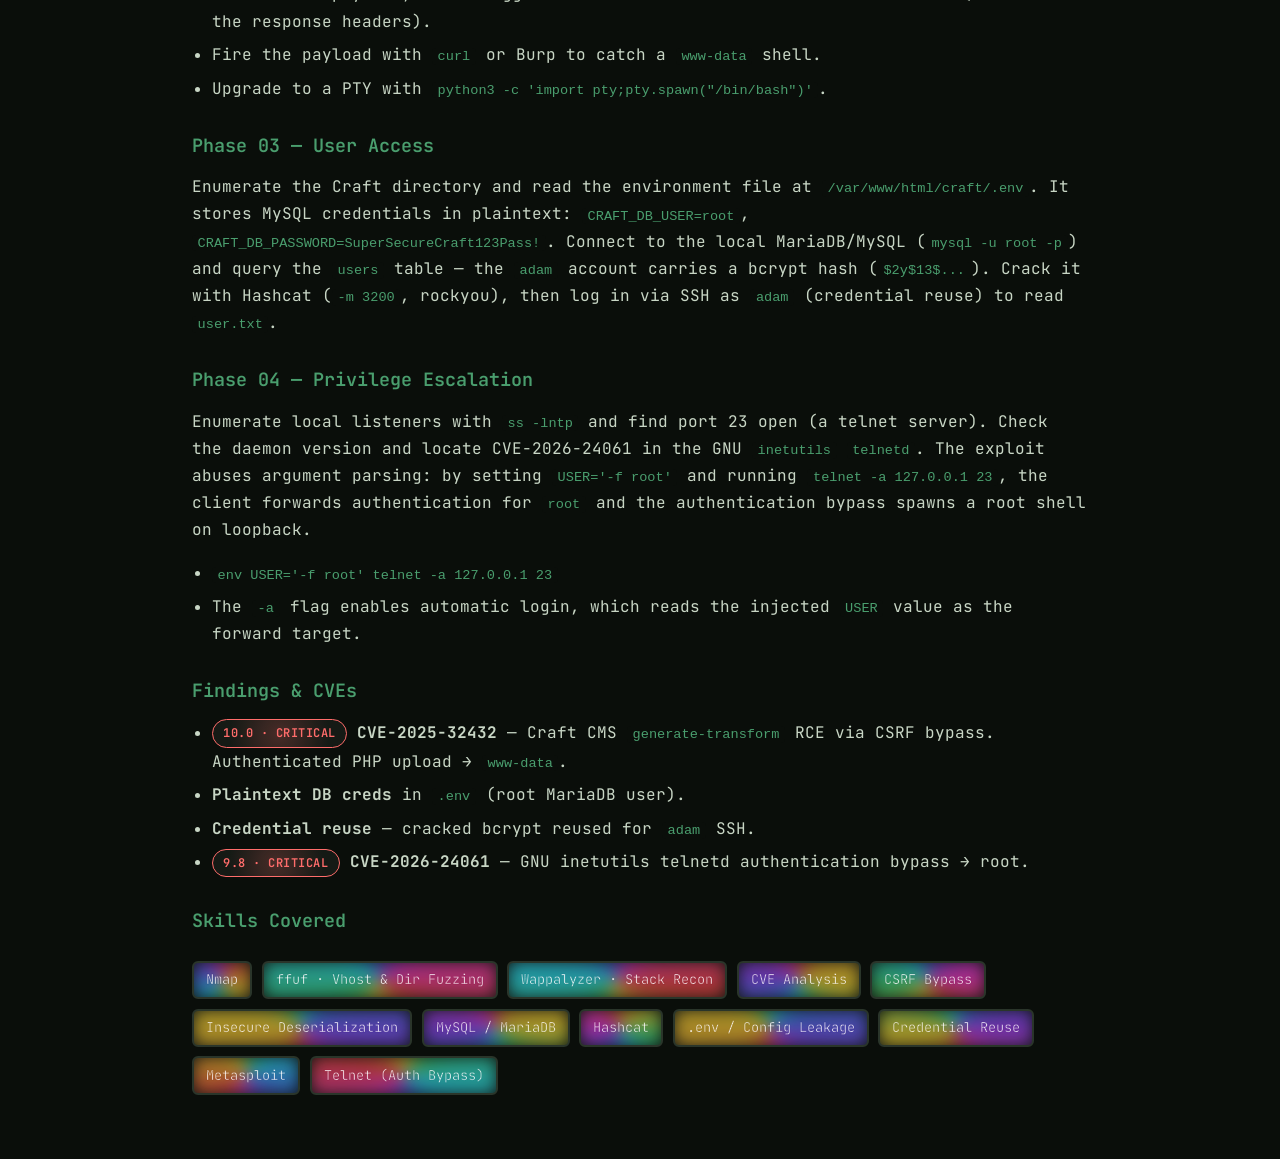
<file: orion.html>
<!DOCTYPE html>
<html lang="en">
<head>
    <meta charset="UTF-8">
    <link rel="icon" href="favicon.svg">
    <meta name="viewport" content="width=device-width, initial-scale=1.0">
    <title>Fady — Orion</title>
    <meta name="description" content="Orion (HTB, Easy/Linux) — CraftCMS CVE-2025-32432 RCE → credential reuse → internal Telnet CVE → privesc to root. Documented to client-deliverable report standard.">
    <meta property="og:title" content="Fady — Orion">
    <meta property="og:description" content="Orion (HTB Easy/Linux) — CraftCMS RCE → credential reuse → Telnet CVE → root. Report-standard writeup.">
    <meta property="og:type" content="website">
    <link rel="preconnect" href="https://fonts.googleapis.com">
    <link rel="preconnect" href="https://fonts.gstatic.com" crossorigin>
    <link href="https://fonts.googleapis.com/css2?family=JetBrains+Mono:wght@400;600;700&display=swap" rel="stylesheet">
    <link rel="stylesheet" href="style.css">
</head>
<body>
    <canvas id="particleCanvas"></canvas>
    <script>document.body.className = (localStorage.getItem('theme') || 'dark');</script>
    <button id="themeToggle" class="theme-toggle" aria-label="Switch to light theme" title="Theme"></button>

    <div class="container">
        <section class="hero">
            <h1>Orion</h1>
            <p class="subtitle">CraftCMS CVE-2025-32432 RCE → credential reuse → internal Telnet CVE → privesc to root</p>
            <div class="status-indicator">
                <span class="status-dot"></span>
                <span class="status-text" id="statusText">status: online</span>
                <span class="status-cursor"></span>
            </div>
            <a href="index.html" class="nexus-link back-nav">&larr; Portfolio</a>
        </section>

        <section class="content">
            <h2>Orion — Easy/Linux Writeup</h2>
            <p><strong>Executive Summary.</strong> An Easy Linux box running a CraftCMS-backed site for a fictional telecom ("Orion Telecom"). The foothold is a known CVE in the CMS's image-transform endpoint (CVE-2025-32432), reached through a CSRF validation bypass; a misconfigured <code>.env</code> exposes the database, and a cracked, reused password gives SSH. Root comes from a legacy telnetd (CVE-2026-24061) authentication bypass on the loopback interface.</p>
            <p>This machine was documented to client-deliverable report standard — findings, CVSS ratings, and a clean methodology — rather than as an informal note.</p>

            <h3>Phase 01 — Reconnaissance</h3>
            <p><code>nmap -sCV -oN</code> on the target returns two open services: port 22 (SSH) and port 80 (nginx 1.18.0), which redirects to <code>orion.htb</code>. Adding the host to <code>/etc/hosts</code> and fingerprinting the stack with Wappalyzer reveals the site is built on <strong>Craft CMS + Yii</strong>. A directory/endpoints fuzz (<code>ffuf</code>) surfaces <code>/admin</code> (redirects to <code>/admin/login</code>) and <code>/assets</code>. The login portal footprints Craft CMS 5.6.16.</p>

            <h3>Phase 02 — Initial Access</h3>
            <p>Craft CMS 5.6.16 is vulnerable to <strong>CVE-2025-32432</strong> — an authenticated RCE in the <code>assets/generate-transform</code> endpoint, which handles image transforms. A CSRF validation bypass lets an attacker stage a malicious PHP payload inside a temporary session file during the auth redirect; when the request is issued to the endpoint with a manipulated handle object, the framework deserializes the configuration without proper validation and executes arbitrary code.</p>
            <ul>
                <li>Publish the payload, then trigger the transform with a discovered asset ID (read from the response headers).</li>
                <li>Fire the payload with <code>curl</code> or Burp to catch a <code>www-data</code> shell.</li>
                <li>Upgrade to a PTY with <code>python3 -c 'import pty;pty.spawn("/bin/bash")'</code>.</li>
            </ul>

            <h3>Phase 03 — User Access</h3>
            <p>Enumerate the Craft directory and read the environment file at <code>/var/www/html/craft/.env</code>. It stores MySQL credentials in plaintext: <code>CRAFT_DB_USER=root</code>, <code>CRAFT_DB_PASSWORD=SuperSecureCraft123Pass!</code>. Connect to the local MariaDB/MySQL (<code>mysql -u root -p</code>) and query the <code>users</code> table — the <code>adam</code> account carries a bcrypt hash (<code>$2y$13$...</code>). Crack it with Hashcat (<code>-m 3200</code>, rockyou), then log in via SSH as <code>adam</code> (credential reuse) to read <code>user.txt</code>.</p>

            <h3>Phase 04 — Privilege Escalation</h3>
            <p>Enumerate local listeners with <code>ss -lntp</code> and find port 23 open (a telnet server). Check the daemon version and locate CVE-2026-24061 in the GNU <code>inetutils</code> <code>telnetd</code>. The exploit abuses argument parsing: by setting <code>USER='-f root'</code> and running <code>telnet -a 127.0.0.1 23</code>, the client forwards authentication for <code>root</code> and the authentication bypass spawns a root shell on loopback.</p>
            <ul>
                <li><code>env USER='-f root' telnet -a 127.0.0.1 23</code></li>
                <li>The <code>-a</code> flag enables automatic login, which reads the injected <code>USER</code> value as the forward target.</li>
            </ul>

            <h3>Findings &amp; CVEs</h3>
            <ul>
                <li><span class="cvss-badge sev-critical">10.0 · Critical</span> <strong>CVE-2025-32432</strong> — Craft CMS <code>generate-transform</code> RCE via CSRF bypass. Authenticated PHP upload → <code>www-data</code>.</li>
                <li><strong>Plaintext DB creds</strong> in <code>.env</code> (root MariaDB user).</li>
                <li><strong>Credential reuse</strong> — cracked bcrypt reused for <code>adam</code> SSH.</li>
                <li><span class="cvss-badge sev-critical">9.8 · Critical</span> <strong>CVE-2026-24061</strong> — GNU inetutils telnetd authentication bypass → root.</li>
            </ul>

            <h3>Skills Covered</h3>
            <div class="skills-section">
                <div id="roomSkills"></div>
            </div>

            <div class="image-placeholder"><!-- personal screenshots go here --></div>
        </section>

    </div>

    <script src="skills.js"></script>
    <script src="rooms.js"></script>
    <script src="shared.js"></script>
    <script>
    document.addEventListener('DOMContentLoaded', function () {
        var el = document.getElementById('roomSkills');
        if (el) {
            var room = window.ROOMS ? window.ROOMS.find(r => r.id === 'orion') : null;
            renderRoomSkills(el, room ? room.skills : []);
        }
    });
    </script>
</body>
</html>
</file>
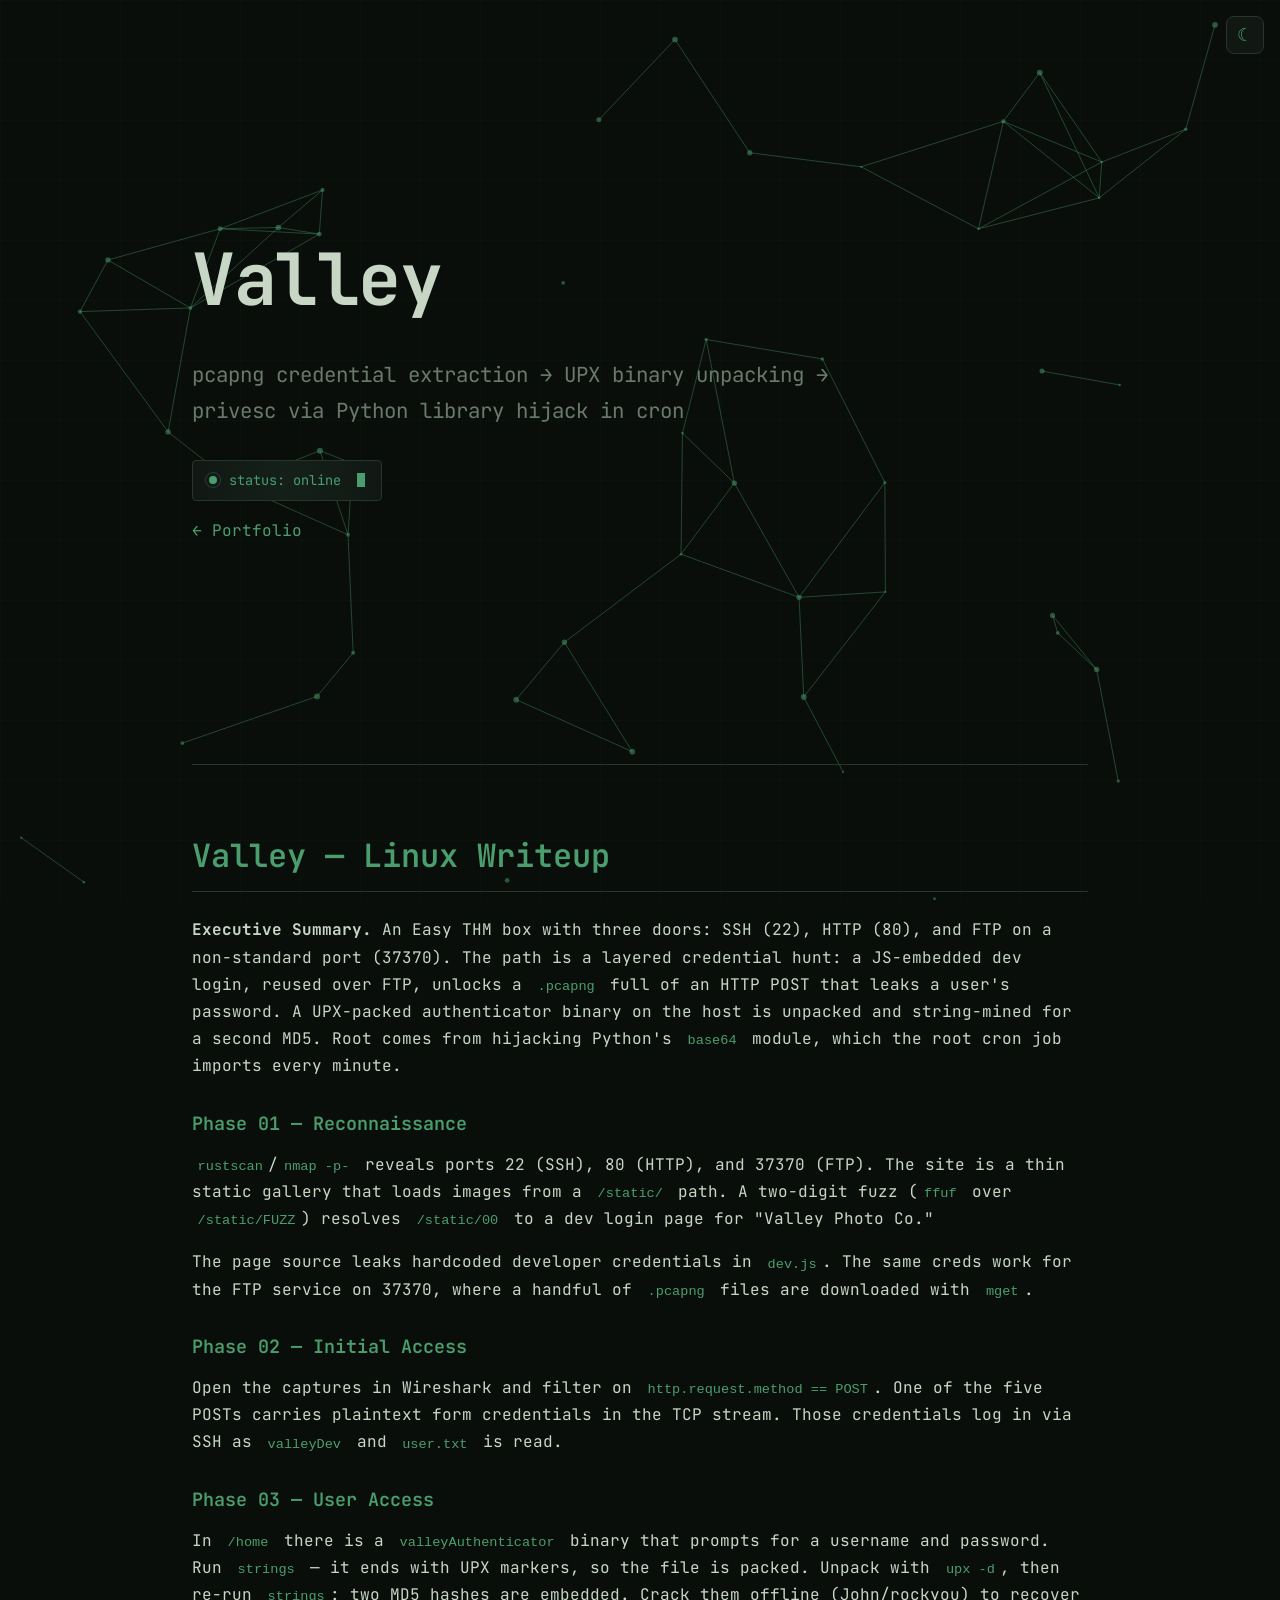
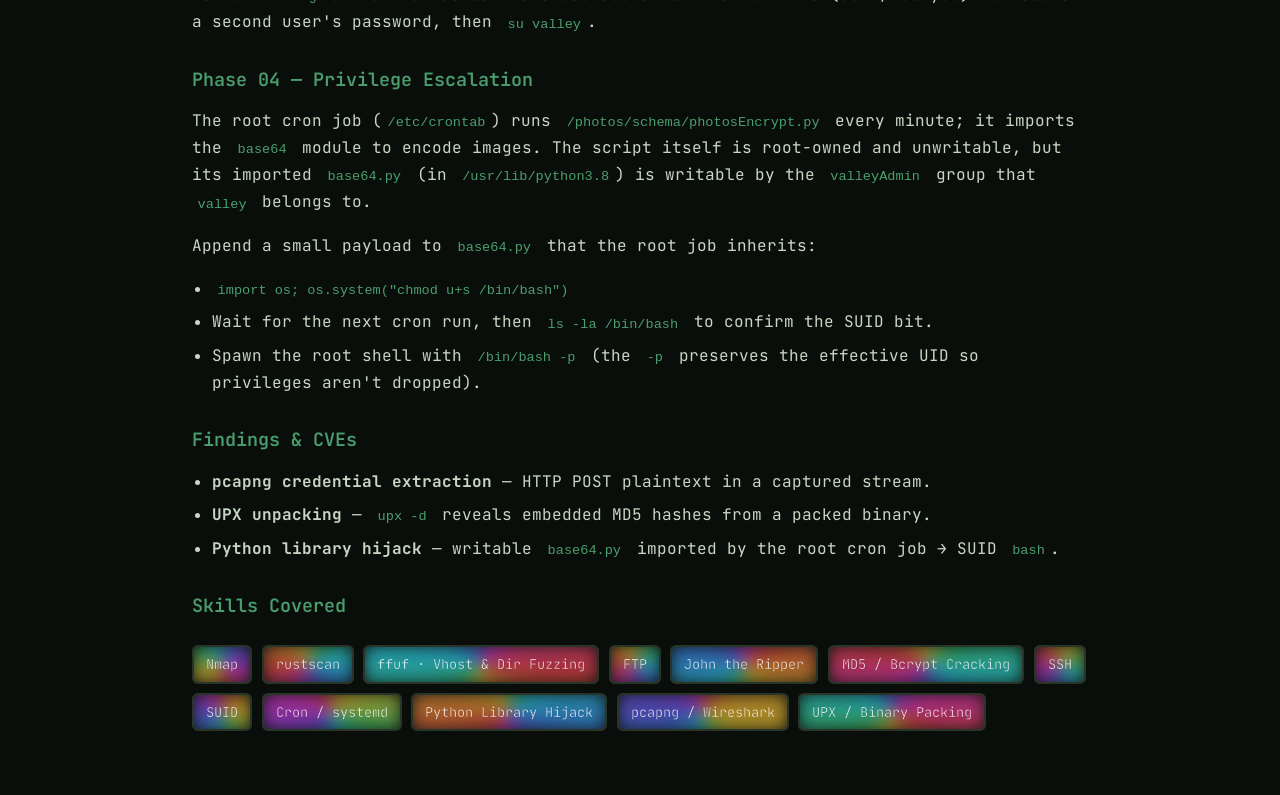
<file: valley.html>
<!DOCTYPE html>
<html lang="en">
<head>
    <meta charset="UTF-8">
    <link rel="icon" href="favicon.svg">
    <meta name="viewport" content="width=device-width, initial-scale=1.0">
    <title>Fady — Valley</title>
    <meta name="description" content="Valley (THM, Linux) — pcapng credential extraction → UPX binary unpacking → privesc via Python library hijack in cron.">
    <meta property="og:title" content="Fady — Valley">
    <meta property="og:description" content="Valley (THM Linux) — pcapng credential extraction → UPX binary unpacking → Python library hijack in cron.">
    <meta property="og:type" content="website">
    <link rel="preconnect" href="https://fonts.googleapis.com">
    <link rel="preconnect" href="https://fonts.gstatic.com" crossorigin>
    <link href="https://fonts.googleapis.com/css2?family=JetBrains+Mono:wght@400;600;700&display=swap" rel="stylesheet">
    <link rel="stylesheet" href="style.css">
</head>
<body>
    <canvas id="particleCanvas"></canvas>
    <script>document.body.className = (localStorage.getItem('theme') || 'dark');</script>
    <button id="themeToggle" class="theme-toggle" aria-label="Switch to light theme" title="Theme"></button>

    <div class="container">
        <section class="hero">
            <h1>Valley</h1>
            <p class="subtitle">pcapng credential extraction → UPX binary unpacking → privesc via Python library hijack in cron</p>
            <div class="status-indicator">
                <span class="status-dot"></span>
                <span class="status-text" id="statusText">status: online</span>
                <span class="status-cursor"></span>
            </div>
            <a href="index.html" class="nexus-link back-nav">&larr; Portfolio</a>
        </section>

        <section class="content">
            <h2>Valley — Linux Writeup</h2>
            <p><strong>Executive Summary.</strong> An Easy THM box with three doors: SSH (22), HTTP (80), and FTP on a non-standard port (37370). The path is a layered credential hunt: a JS-embedded dev login, reused over FTP, unlocks a <code>.pcapng</code> full of an HTTP POST that leaks a user's password. A UPX-packed authenticator binary on the host is unpacked and string-mined for a second MD5. Root comes from hijacking Python's <code>base64</code> module, which the root cron job imports every minute.</p>

            <h3>Phase 01 — Reconnaissance</h3>
            <p><code>rustscan</code>/<code>nmap -p-</code> reveals ports 22 (SSH), 80 (HTTP), and 37370 (FTP). The site is a thin static gallery that loads images from a <code>/static/</code> path. A two-digit fuzz (<code>ffuf</code> over <code>/static/FUZZ</code>) resolves <code>/static/00</code> to a dev login page for "Valley Photo Co."</p>
            <p>The page source leaks hardcoded developer credentials in <code>dev.js</code>. The same creds work for the FTP service on 37370, where a handful of <code>.pcapng</code> files are downloaded with <code>mget</code>.</p>

            <h3>Phase 02 — Initial Access</h3>
            <p>Open the captures in Wireshark and filter on <code>http.request.method == POST</code>. One of the five POSTs carries plaintext form credentials in the TCP stream. Those credentials log in via SSH as <code>valleyDev</code> and <code>user.txt</code> is read.</p>

            <h3>Phase 03 — User Access</h3>
            <p>In <code>/home</code> there is a <code>valleyAuthenticator</code> binary that prompts for a username and password. Run <code>strings</code> — it ends with UPX markers, so the file is packed. Unpack with <code>upx -d</code>, then re-run <code>strings</code>: two MD5 hashes are embedded. Crack them offline (John/rockyou) to recover a second user's password, then <code>su valley</code>.</p>

            <h3>Phase 04 — Privilege Escalation</h3>
            <p>The root cron job (<code>/etc/crontab</code>) runs <code>/photos/schema/photosEncrypt.py</code> every minute; it imports the <code>base64</code> module to encode images. The script itself is root-owned and unwritable, but its imported <code>base64.py</code> (in <code>/usr/lib/python3.8</code>) is writable by the <code>valleyAdmin</code> group that <code>valley</code> belongs to.</p>
            <p>Append a small payload to <code>base64.py</code> that the root job inherits:</p>
            <ul>
                <li><code>import os; os.system("chmod u+s /bin/bash")</code></li>
                <li>Wait for the next cron run, then <code>ls -la /bin/bash</code> to confirm the SUID bit.</li>
                <li>Spawn the root shell with <code>/bin/bash -p</code> (the <code>-p</code> preserves the effective UID so privileges aren't dropped).</li>
            </ul>

            <h3>Findings &amp; CVEs</h3>
            <ul>
                <li><strong>pcapng credential extraction</strong> — HTTP POST plaintext in a captured stream.</li>
                <li><strong>UPX unpacking</strong> — <code>upx -d</code> reveals embedded MD5 hashes from a packed binary.</li>
                <li><strong>Python library hijack</strong> — writable <code>base64.py</code> imported by the root cron job → SUID <code>bash</code>.</li>
            </ul>

            <h3>Skills Covered</h3>
            <div class="skills-section">
                <div id="roomSkills"></div>
            </div>

            <div class="image-placeholder"><!-- personal screenshots go here --></div>
        </section>

    </div>

    <script src="skills.js"></script>
    <script src="rooms.js"></script>
    <script src="shared.js"></script>
    <script>
    document.addEventListener('DOMContentLoaded', function () {
        var el = document.getElementById('roomSkills');
        if (el) {
            var room = window.ROOMS ? window.ROOMS.find(r => r.id === 'valley') : null;
            renderRoomSkills(el, room ? room.skills : []);
        }
    });
    </script>
</body>
</html>
</file>
<file: style.css>
*, *::before, *::after { box-sizing: border-box; margin: 0; padding: 0; }

:root {
  --bg: #0a0e0a;
  --bg-card: #111814;
  --text: #c8d6c5;
  --text-dim: #6a7a6a;
  --accent: #4a9e6e;
  --accent-glow: rgba(74, 158, 110, 0.15);
  --amber: #c4a33a;
  --border: #2a352a;
  --grid: rgba(74, 158, 110, 0.03);
  /* Contact glow */
  --contact-glow-color: rgba(74, 158, 110, 0.3);
  --contact-glow-duration: 3s;
  /* Sparkle */
  --sparkle-size: 2px;
  --sparkle-opacity: 0.8;
}

html { font-size: 16px; }

body {
  font-family: 'JetBrains Mono', monospace;
  background: var(--bg);
  color: var(--text);
  line-height: 1.7;
  min-height: 100vh;
  overflow-x: hidden;
}

/* Grid texture */
body::before {
  content: '';
  position: fixed;
  inset: 0;
  background-image:
    linear-gradient(var(--grid) 1px, transparent 1px),
    linear-gradient(90deg, var(--grid) 1px, transparent 1px);
  background-size: 60px 60px;
  pointer-events: none;
  z-index: 0;
}

/* Particle canvas */
#particleCanvas {
  position: fixed;
  top: 0;
  left: 0;
  width: 100vw;
  height: 100vh;
  z-index: 1;
  pointer-events: none;
}

/* Scrollbar */
::-webkit-scrollbar { width: 8px; }
::-webkit-scrollbar-track { background: var(--bg); }
::-webkit-scrollbar-thumb { background: var(--border); border-radius: 4px; }
::-webkit-scrollbar-thumb:hover { background: var(--accent); }

/* Layout */
.container {
  max-width: 960px;
  margin: 0 auto;
  padding: 0 2rem;
  position: relative;
  z-index: 1;
}

section {
  padding: 4rem 0;
  border-bottom: 1px solid var(--border);
  scroll-margin-top: 4.5rem;
}

section:last-child { border-bottom: none; }

/* Hero */
.hero {
  min-height: 85vh;
  display: flex;
  flex-direction: column;
  justify-content: center;
  align-items: flex-start;
}

.hero h1 {
  font-size: clamp(2.5rem, 6vw, 4.5rem);
  font-weight: 700;
  letter-spacing: -0.02em;
  color: var(--text);
  margin-bottom: 1rem;
}

.hero .subtitle {
  font-size: clamp(1rem, 2.5vw, 1.3rem);
  color: var(--text-dim);
  max-width: 60ch;
}

/* Status indicator */
.status-indicator {
  display: inline-flex;
  align-items: center;
  gap: 0.75rem;
  margin-top: 2rem;
  padding: 0.5rem 1rem;
  border: 1px solid var(--border);
  border-radius: 4px;
  background: var(--bg-card);
  font-size: 0.85rem;
  color: var(--accent);
  position: relative;
  overflow: hidden;
}

.status-indicator::before {
  content: '';
  position: absolute;
  inset: 0;
  background: linear-gradient(90deg, transparent, rgba(74,158,110,0.06), transparent);
  animation: shimmer 3s ease-in-out infinite;
}

@keyframes shimmer {
  0%, 100% { transform: translateX(-100%); }
  50% { transform: translateX(100%); }
}

.status-dot {
  width: 8px;
  height: 8px;
  border-radius: 50%;
  background: var(--accent);
  display: inline-block;
  position: relative;
}

.status-dot::after {
  content: '';
  position: absolute;
  inset: -4px;
  border-radius: 50%;
  border: 1px solid var(--accent);
  opacity: 0.3;
  animation: pulse-ring 2s ease-out infinite;
}

@keyframes pulse-ring {
  0% { transform: scale(1); opacity: 0.3; }
  100% { transform: scale(2.5); opacity: 0; }
}

.status-text {
  position: relative;
  z-index: 1;
}

.status-cursor {
  display: inline-block;
  width: 8px;
  height: 14px;
  background: var(--accent);
  vertical-align: bottom;
  animation: blink 1.2s step-end infinite;
  margin-left: 0.25rem;
}

@keyframes blink {
  0%, 100% { opacity: 1; }
  50% { opacity: 0; }
}

/* Sections */
section h2 {
  font-size: clamp(1.4rem, 3vw, 2rem);
  font-weight: 600;
  color: var(--accent);
  margin-bottom: 1.5rem;
  padding-bottom: 0.5rem;
  border-bottom: 1px solid var(--border);
}

/* About */
.about p {
  margin-bottom: 0.75rem;
  color: var(--text);
}

.about p:last-child { margin-bottom: 0; }

/* Stats */
.stats {
  display: grid;
  grid-template-columns: repeat(auto-fit, minmax(180px, 1fr));
  gap: 1.5rem;
  margin-top: 1.5rem;
}

.stat {
  background: var(--bg-card);
  border: 1px solid var(--border);
  padding: 1.5rem;
  text-align: center;
  border-radius: 6px;
  transition: border-color 0.3s;
}

.stat:hover { border-color: var(--accent); }

.stat .number {
  display: block;
  font-size: 2.5rem;
  font-weight: 700;
  color: var(--accent);
  line-height: 1;
  margin-bottom: 0.25rem;
}

.stat .label {
  font-size: 0.85rem;
  color: var(--text-dim);
}

/* Cards */
.cards {
  display: grid;
  grid-template-columns: repeat(auto-fit, minmax(300px, 1fr));
  gap: 1.5rem;
}

.card {
  background: var(--bg-card);
  border: 1px solid var(--border);
  border-radius: 6px;
  padding: 1.5rem;
  transition: transform 0.2s, border-color 0.3s;
}

.card:hover {
  transform: translateY(-2px);
  border-color: var(--accent);
}

.card h3 {
  font-weight: 600;
  color: var(--accent);
  margin-bottom: 0.5rem;
  font-size: 1.1rem;
}

.card p, .card li {
  font-size: 0.9rem;
  color: var(--text-dim);
  margin-bottom: 0.4rem;
}

.card p:last-child, .card li:last-child { margin-bottom: 0; }

.card ul {
  list-style: none;
  padding: 0;
}

.card ul li::before {
  content: '>';
  color: var(--accent);
  margin-right: 0.5rem;
}

/* Writeup content (subpages) — spacing between paragraphs, phases, and lists */
section.content p {
  margin-bottom: 1rem;
}
section.content p:last-child {
  margin-bottom: 0;
}
section.content h3 {
  margin: 1.75rem 0 0.75rem;
  font-size: 1.15rem;
  font-weight: 600;
  color: var(--accent);
}
section.content ul {
  margin: 0.75rem 0 1rem;
  padding-left: 1.25rem;
}
section.content ul li {
  margin-bottom: 0.4rem;
}
section.content code {
  background: var(--bg);
  padding: 0.05rem 0.35rem;
  border-radius: 4px;
  color: var(--accent);
  font-size: 0.85em;
}

/* Footer */
.footer {
  padding: 3rem 0;
  border-top: 1px solid var(--border);
  text-align: center;
}

.footer p {
  font-size: 0.85rem;
  color: var(--text-dim);
  max-width: 60ch;
  margin: 0 auto;
  line-height: 1.8;
}

.footer .proof {
  color: var(--amber);
  font-weight: 600;
}

/* Contact glow */
.footer .contact-text {
  position: relative;
  display: inline-block;
  color: var(--text);
  font-size: 0.85rem;
  margin-top: 1rem;
  padding: 0.5rem 1rem;
  border: 1px solid var(--border);
  border-radius: 4px;
  background: var(--bg-card);
  transition: border-color 0.3s, transform 0.2s;
}

.footer .contact-text:hover {
  border-color: var(--accent);
  transform: translateY(-2px);
}

.footer .contact-text::before {
  content: '';
  position: absolute;
  inset: -2px;
  border-radius: 4px;
  background: radial-gradient(circle, rgba(74, 158, 110, 0.15) 0%, transparent 70%);
  animation: contact-glow 3s ease-in-out infinite;
  pointer-events: none;
}

@keyframes contact-glow {
  0%, 100% { opacity: 0.4; transform: scale(1); }
  50% { opacity: 0.8; transform: scale(1.1); }
}

.footer .contact-text a {
  color: var(--accent);
  text-decoration: none;
  font-family: inherit;
  font-size: inherit;
  border-bottom: 1px solid transparent;
  transition: border-color 0.2s, color 0.2s;
}

.footer .contact-text a:visited {
  color: var(--accent);
}

.footer .contact-text a:hover,
.footer .contact-text a:focus-visible {
  color: var(--text);
  border-bottom-color: var(--accent);
}

.footer .contact-text a:focus-visible {
  outline: 1px dashed var(--accent);
  outline-offset: 3px;
}

/* Nexus link */
.nexus-link {
  color: var(--accent);
  text-decoration: none;
  font-family: inherit;
  font-size: inherit;
  border-bottom: 1px solid transparent;
  transition: border-color 0.2s, color 0.2s;
}

.nexus-link:visited {
  color: var(--accent);
}

.nexus-link:hover,
.nexus-link:focus-visible {
  color: var(--text);
  border-bottom-color: var(--accent);
}

.nexus-link:focus-visible {
  outline: 1px dashed var(--accent);
  outline-offset: 3px;
}

.footer .contact-sparkle {
  position: absolute;
  background: var(--accent);
  border-radius: 50%;
  opacity: 0;
  pointer-events: none;
  animation-name: sparkle-flicker;
  animation-timing-function: ease-in-out;
  animation-iteration-count: infinite;
}

@keyframes sparkle-flicker {
  0% { opacity: 0.15; transform: scale(0.7) rotate(0deg); }
  50% { opacity: 0.5; transform: scale(1.25) rotate(360deg); }
  100% { opacity: 0.15; transform: scale(0.7) rotate(720deg); }
}

/* CVSS severity badges */
.cvss-badge {
  display: inline-flex;
  align-items: center;
  gap: 0.45rem;
  padding: 0.2rem 0.65rem;
  border-radius: 999px;
  font-size: 0.75rem;
  font-weight: 600;
  letter-spacing: 0.04em;
  text-transform: uppercase;
  position: relative;
  overflow: hidden;
  border: 1px solid var(--sev-color, var(--accent));
  color: var(--sev-color, var(--accent));
  background: rgba(200, 214, 205, 0.06);
  vertical-align: middle;
  white-space: nowrap;
}
.cvss-badge::before {
  content: '';
  position: absolute;
  inset: -3px;
  border-radius: 999px;
  background: radial-gradient(circle, color-mix(in srgb, var(--sev-color, var(--accent)) 22%, transparent) 0%, transparent 70%);
  animation: contact-glow 3s ease-in-out infinite;
  pointer-events: none;
  z-index: 0;
}
.cvss-badge strong, .cvss-badge span { position: relative; z-index: 1; }

.sev-critical { --sev-color: #ff6d6b; }
.sev-high { --sev-color: #ffaa5b; }
.sev-medium { --sev-color: #f0c94c; }
.sev-low { --sev-color: #7ee0a8; }
.sev-none { --sev-color: var(--text-dim); }

/* Skills profile */
.skills-section { margin-top: 1.5rem; }
.skills-category {
  margin: 2rem 0 1rem;
  font-size: 0.95rem;
  font-weight: 600;
  color: var(--accent);
  border-bottom: 1px solid var(--border);
  padding-bottom: 0.4rem;
}
.skills-grid {
  display: flex;
  flex-wrap: wrap;
  gap: 0.6rem;
}
.skill-chip {
  position: relative;
  overflow: hidden;
  display: inline-block;
  padding: 0.35rem 0.75rem;
  border: 2px solid var(--border);
  border-radius: 6px;
  background: var(--bg-card);
  color: #ffffff;
  font-size: 0.85rem;
  -webkit-text-stroke: 0.5px rgba(0, 0, 0, 0.85);
  text-shadow: 0 0 1px rgba(0, 0, 0, 0.9);
  isolation: isolate;
  transition: border-color 0.25s, transform 0.2s, box-shadow 0.25s;
  /* seeded per-page rainbow tuning (set in skills.js) */
  --rainbow-offset: 0deg;
  --rainbow-speed: 8s;
  --pulse-speed: 3.5s;
}
/* Rotating soft rainbow — backmost layer, diffused, bleeds to the rounded edge */
.skill-chip::before {
  content: '';
  position: absolute;
  inset: 0;
  border-radius: inherit;
  background: conic-gradient(
    from var(--rainbow-offset),
    #ff2a2a, #ff9a1a, #ffd21a, #2ad15a, #18e0ff, #2a6bff, #7a2aff, #ff1ad0, #ff2a2a
  );
  filter: blur(8px);
  mix-blend-mode: screen;
  opacity: 0.5;
  z-index: 0;
  pointer-events: none;
  animation: rainbow-spin var(--rainbow-speed) linear infinite;
}
/* Pulsing breathing layer — sits over the rainbow, behind the text, so it can breathe */
.skill-chip::after {
  content: '';
  position: absolute;
  inset: 0;
  border-radius: inherit;
  background: conic-gradient(
    from var(--rainbow-offset),
    #ff2a2a, #ff9a1a, #ffd21a, #2ad15a, #18e0ff, #2a6bff, #7a2aff, #ff1ad0, #ff2a2a
  );
  filter: blur(8px);
  mix-blend-mode: screen;
  opacity: 0.25;
  z-index: 1;
  pointer-events: none;
  animation: rainbow-pulse var(--pulse-speed) ease-in-out infinite;
}
.skill-chip:hover {
  border-color: var(--accent);
  transform: translateY(-2px);
  box-shadow: 0 0 14px var(--accent-glow);
}
.skill-chip > .skill-sparkle {
  position: absolute;
  border-radius: 50%;
  opacity: 0;
  pointer-events: none;
  z-index: 3;
  animation-name: sparkle-flicker;
  animation-timing-function: ease-in-out;
  animation-iteration-count: infinite;
}

@keyframes rainbow-spin {
  to { transform: rotate(360deg); }
}

@keyframes rainbow-pulse {
  0%, 100% { opacity: 0.15; }
  50% { opacity: 0.75; }
}

/* Back-to-nav link (reuses index nexus-link style) */
.back-nav {
  display: inline-block;
  margin-top: 1rem;
}

/* Theme toggle button (fixed on every page) */
.theme-toggle {
  position: fixed;
  top: 1rem;
  right: 1rem;
  z-index: 1000;
  width: 2.4rem;
  height: 2.4rem;
  border-radius: 8px;
  border: 1px solid var(--border);
  background: var(--bg-card);
  color: var(--accent);
  font-size: 1.15rem;
  line-height: 1;
  cursor: pointer;
  display: flex;
  align-items: center;
  justify-content: center;
  transition: border-color 0.3s, transform 0.2s, box-shadow 0.25s;
}
.theme-toggle:hover {
  border-color: var(--accent);
  transform: translateY(-2px);
  box-shadow: 0 0 14px var(--accent-glow);
}

/* Search / filter boxes */
.search-box {
  display: flex;
  align-items: center;
  gap: 1rem;
  margin: 0 0 1.5rem;
  position: relative;
}
.search-box input[type="text"] {
  flex: 1;
  min-width: 0;
  padding: 0.7rem 1rem;
  border-radius: 6px;
  border: 1px solid var(--border);
  background: var(--bg);
  color: var(--text);
  font-family: inherit;
  font-size: 0.95rem;
  transition: border-color 0.3s, box-shadow 0.25s;
}
.search-box input[type="text"]:focus {
  outline: none;
  border-color: var(--accent);
  box-shadow: 0 0 0 2px var(--accent-glow);
}
.search-box input[type="text"]::placeholder {
  color: var(--text-dim);
}
.search-count {
  font-size: 0.8rem;
  color: var(--text-dim);
  white-space: nowrap;
  min-width: 4rem;
  text-align: right;
}

/* Light theme (applied via .light class on <body>) */
body.light {
  --bg: #e9f0ea;
  --bg-card: #f2f7f3;
  --text: #101c14;
  --text-dim: #47574a;
  --accent: #2c7a50;
  --accent-glow: rgba(44, 122, 80, 0.16);
  --amber: #9a7d20;
  --border: #c0d1c4;
  --grid: rgba(44, 122, 80, 0.07);
  --contact-glow-color: rgba(44, 122, 80, 0.32);
}

/* Theme change tween (smooth dark <-> light) */
body,
.container,
.card,
.stat,
.footer,
.contact-text,
.skill-chip,
.theme-toggle,
.status-indicator,
.search-box input,
.section-nav,
.scroll-progress,
.back-to-top {
  transition: background-color 0.5s ease, color 0.5s ease, border-color 0.5s ease, box-shadow 0.5s ease;
}

/* Smooth scrolling */
html { scroll-behavior: smooth; }

/* Anchors clear the sticky section nav when jumped to */
section { scroll-margin-top: 4.5rem; }

/* Scroll-reveal fade-in */
.reveal {
  opacity: 0;
  transform: translateY(24px);
  transition: opacity 0.6s cubic-bezier(.2,.7,.2,1), transform 0.6s cubic-bezier(.2,.7,.2,1);
}
.reveal.in {
  opacity: 1;
  transform: none;
}

/* Section nav (sticky) */
.section-nav {
  position: sticky;
  top: 0;
  z-index: 900;
  display: flex;
  gap: 0.4rem;
  flex-wrap: wrap;
  align-items: center;
  padding: 0.55rem 0.6rem;
  margin-bottom: 1.5rem;
  background: var(--bg);
  border: 1px solid var(--border);
  border-radius: 8px;
  backdrop-filter: blur(6px);
}
.section-nav a {
  color: var(--text-dim);
  text-decoration: none;
  font-size: 0.78rem;
  padding: 0.32rem 0.55rem;
  border: 1px solid transparent;
  border-radius: 4px;
  transition: color 0.2s ease, border-color 0.2s ease, background-color 0.2s ease;
}
.section-nav a:hover {
  color: var(--text);
  border-color: var(--border);
}
.section-nav a.active {
  color: var(--accent);
  border-color: var(--accent);
  background: var(--accent-glow);
}

/* Progress bar (fixed top) */
.scroll-progress {
  position: fixed;
  top: 0;
  left: 0;
  width: 100%;
  height: 3px;
  z-index: 1100;
  background: var(--border);
}
.scroll-progress-fill {
  height: 100%;
  width: 0;
  background: var(--progress-color, var(--accent));
  transition: width 0.1s linear, background-color 0.5s ease;
}

/* Back-to-top button */
.back-to-top {
  position: fixed;
  bottom: 1rem;
  right: 1rem;
  z-index: 900;
  width: 2.4rem;
  height: 2.4rem;
  border-radius: 8px;
  border: 1px solid var(--border);
  background: var(--bg-card);
  color: var(--accent);
  font-size: 1.1rem;
  line-height: 1;
  cursor: pointer;
  opacity: 0;
  transform: translateY(16px);
  pointer-events: none;
  transition: opacity 0.3s ease, transform 0.3s ease, background-color 0.5s ease, color 0.5s ease, border-color 0.5s ease;
}
.back-to-top.show {
  opacity: 1;
  transform: none;
  pointer-events: auto;
}
.back-to-top:hover {
  border-color: var(--accent);
}

/* Copy-email contact box */
.contact-text.copyable {
  cursor: pointer;
}
.contact-label.copied {
  color: var(--accent);
  font-weight: 600;
}

/* Print / PDF export */
@media print {
  body {
    background: #fff !important;
    color: #000 !important;
  }
  .container { max-width: 100%; padding: 0; }
  #particleCanvas,
  .section-nav,
  .scroll-progress,
  .theme-toggle,
  .back-to-top,
  .status-cursor { display: none !important; }
  .reveal,
  .reveal.in {
    opacity: 1 !important;
    transform: none !important;
  }
  section, .card, .stat {
    page-break-inside: avoid;
  }
  section {
    page-break-after: always;
  }
  a[href]::after {
    content: " (" attr(href) ")";
    font-size: 0.75em;
    color: #555;
  }
}

/* Responsive */
@media (max-width: 600px) {
  .container { padding: 0 1rem; }
  section { padding: 2.5rem 0; }
  .stats { grid-template-columns: repeat(2, 1fr); }
}
</file>
